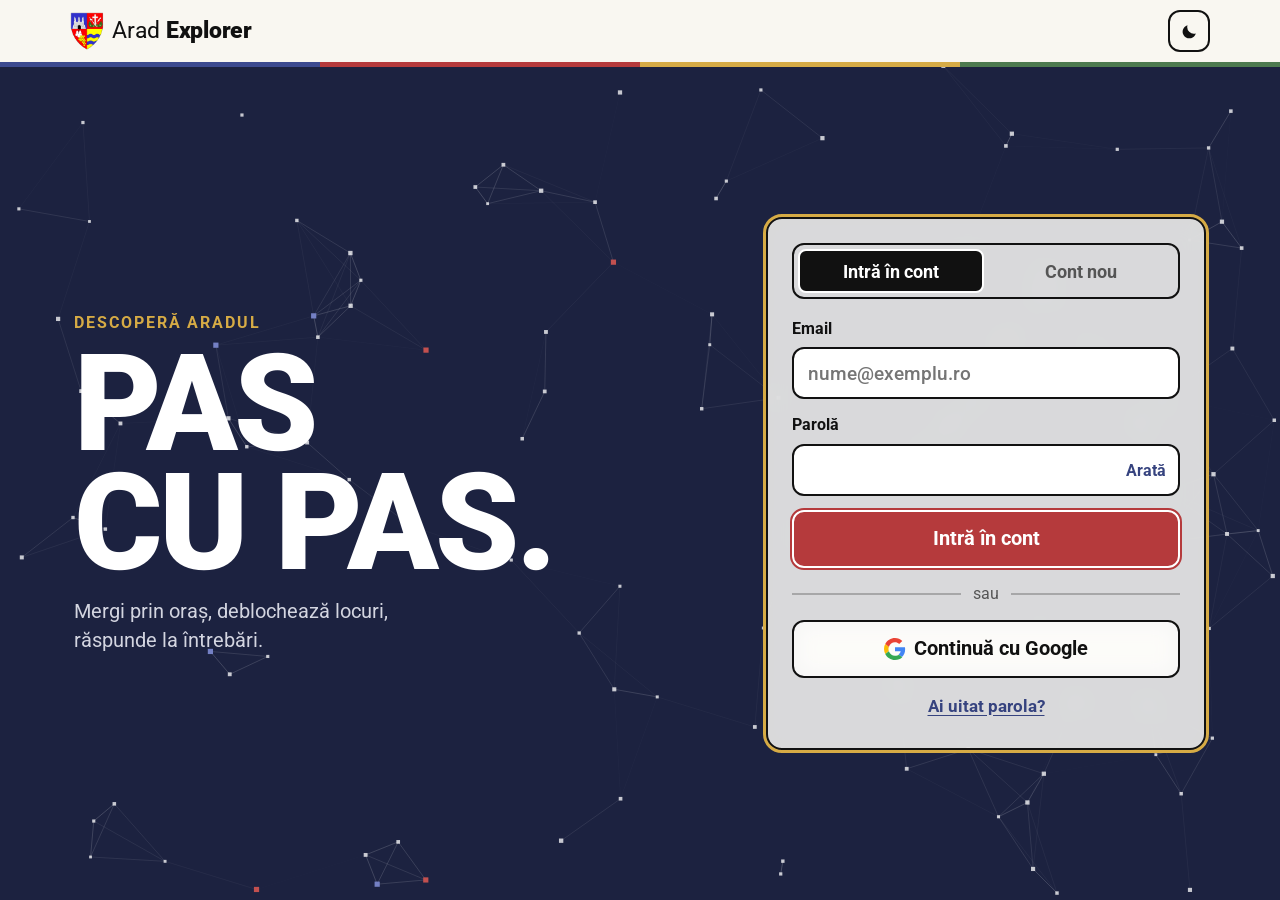
<file: index.html>
<!DOCTYPE html>
<html lang="ro">
<head>
<meta charset="utf-8">
<meta name="viewport" content="width=device-width, initial-scale=1, viewport-fit=cover">
<title>Arad Explorer — descoperă Aradul pas cu pas</title>
<meta name="description" content="Un traseu pietonal prin centrul Aradului, cu povești și întrebări la fiecare oprire.">
<meta name="theme-color" content="#1c2240">
<link rel="icon" type="image/png" href="assets/brand/favicon.png">
<link rel="preconnect" href="https://fonts.googleapis.com">
<link rel="preconnect" href="https://fonts.gstatic.com" crossorigin>
<link rel="stylesheet" href="https://fonts.googleapis.com/css2?family=Roboto:wght@400;500;700;900&family=Roboto+Mono:wght@500&display=swap">
<!-- Map library (kept locally in vendor/ so the app does not depend on a CDN) -->
<link rel="stylesheet" href="vendor/leaflet/leaflet.css">
<link rel="stylesheet" href="css/styles.css">
<link rel="stylesheet" href="css/game.css">
<link rel="stylesheet" href="css/guides.css">
<script>
  // Apply the saved theme before the page paints (no light flash in dark mode).
  try { var t = localStorage.getItem('arad-explorer:theme'); if (t === 'dark' || t === 'light') document.documentElement.dataset.theme = t; } catch (e) {}
</script>
</head>
<body>

<!-- ============ ANTET ============ -->
<header class="site-header">
  <div class="hdr-in">
    <a class="brand" href="./" aria-label="Arad Explorer, pagina principală">
      <img src="assets/brand/stema-arad.png" alt="" width="34" height="39">
      <span>Arad <b>Explorer</b></span>
    </a>
    <div class="hdr-tools">
      <div class="hdr-right" id="hdrRight" hidden>
        <button class="nav-link" id="leaderboardBtn" data-act="leaderboard">Clasament</button>
        <div class="account" id="account">
          <button class="pill" id="accountBtn" data-act="menu" aria-haspopup="true" aria-expanded="false">
            <span class="pill-dot" aria-hidden="true"></span><span id="userName"></span>
          </button>
          <div class="menu" id="accountMenu" role="menu" hidden>
            <button role="menuitem" data-act="home">Acasă</button>
            <button role="menuitem" data-act="routes">Schimbă traseul</button>
            <button role="menuitem" data-act="tour">Cum se joacă</button>
            <button role="menuitem" data-act="resetprog">Ia traseul de la capăt</button>
            <button role="menuitem" data-act="signout">Deconectează-te</button>
          </div>
        </div>
      </div>
      <button class="icon-btn" id="themeBtn" data-act="theme" aria-label="Activează modul întunecat" title="Mod întunecat">
        <svg class="i-moon" viewBox="0 0 24 24" aria-hidden="true"><path d="M20 14.5A8.5 8.5 0 0 1 9.5 4a8.5 8.5 0 1 0 10.5 10.5z"/></svg>
        <svg class="i-sun" viewBox="0 0 24 24" aria-hidden="true"><circle cx="12" cy="12" r="4.2"/><path d="M12 2.5v2.2M12 19.3v2.2M2.5 12h2.2M19.3 12h2.2M5.3 5.3l1.6 1.6M17.1 17.1l1.6 1.6M5.3 18.7l1.6-1.6M17.1 6.9l1.6-1.6"/></svg>
      </button>
    </div>
  </div>
  <!-- coat-of-arms stripe -->
  <div class="arms-stripe" aria-hidden="true"><i></i><i></i><i></i><i></i></div>
</header>

<!-- ============ ÎNCĂRCARE / EROARE ============ -->
<section id="loading" class="screen center-screen">
  <p class="muted">Se încarcă traseul…</p>
</section>

<section id="fatal" class="screen center-screen" hidden>
  <div class="card narrow">
    <h2>Aplicația nu a putut porni</h2>
    <p id="fatalMsg"></p>
  </div>
</section>

<!-- ============ PAGINA DE START ============ -->
<section id="welcome" class="screen" hidden>
  <div class="hero">
    <!-- js/sky.js draws drifting "constellations" here -->
    <canvas class="sky" id="sky" aria-hidden="true"></canvas>
    <div class="hero-in">
      <div class="hero-copy">
        <p class="hero-pre">Descoperă Aradul</p>
        <h1 class="hero-title">pas<br>cu pas.</h1>
        <p class="hero-sub">Mergi prin oraș, deblochează locuri, răspunde la întrebări.</p>
      </div>
      <div class="auth-card" id="authCard">
        <div class="auth-tabs" role="tablist" id="authTabs">
          <button type="button" role="tab" data-act="authmode" data-mode="login" id="tabLogin">Intră în cont</button>
          <button type="button" role="tab" data-act="authmode" data-mode="signup" id="tabSignup">Cont nou</button>
        </div>
        <h2 class="auth-title" id="authTitle" hidden></h2>
        <p class="auth-lead" id="authLead" hidden></p>
        <form id="authForm" novalidate>
          <label class="field" id="fName">
            <span>Nume afișat</span>
            <input id="authName" type="text" autocomplete="nickname" maxlength="24" placeholder="Cum să-ți spunem?">
          </label>
          <label class="field" id="fEmail">
            <span>Email</span>
            <input id="authEmail" type="email" autocomplete="email" inputmode="email" placeholder="nume@exemplu.ro">
          </label>
          <label class="field" id="fPass">
            <span id="passLabel">Parolă</span>
            <span class="pass-wrap">
              <input id="authPass" type="password" autocomplete="current-password">
              <button type="button" class="peek" data-act="peek" aria-label="Arată parola">Arată</button>
            </span>
          </label>
          <div class="err" id="authErr" role="alert"></div>
          <div class="okmsg" id="authOk" role="status" hidden></div>
          <button class="btn primary lg block" type="submit" id="authSubmit">Intră în cont</button>
        </form>
        <div class="auth-alt" id="authAlt">
          <p class="or"><span>sau</span></p>
          <button type="button" class="btn lg block google-btn" data-act="google" id="googleBtn">
            <svg viewBox="0 0 48 48" aria-hidden="true"><path fill="#EA4335" d="M24 9.5c3.5 0 6.6 1.2 9.1 3.6l6.8-6.8C35.8 2.4 30.3 0 24 0 14.6 0 6.6 5.4 2.7 13.3l7.9 6.1C12.5 13.6 17.8 9.5 24 9.5z"/><path fill="#4285F4" d="M46.1 24.5c0-1.6-.1-3.1-.4-4.5H24v9h12.4c-.5 2.9-2.2 5.3-4.6 6.9l7.4 5.8c4.3-4 6.9-9.9 6.9-17.2z"/><path fill="#FBBC05" d="M10.5 28.6c-.5-1.4-.8-3-.8-4.6s.3-3.2.8-4.6l-7.9-6.1C1 16.6 0 20.2 0 24s1 7.4 2.7 10.7l7.8-6.1z"/><path fill="#34A853" d="M24 48c6.5 0 11.9-2.1 15.9-5.8l-7.4-5.8c-2.1 1.4-4.8 2.3-8.5 2.3-6.2 0-11.5-4.2-13.4-9.9l-7.9 6.1C6.6 42.6 14.6 48 24 48z"/></svg>
            <span id="googleLabel">Continuă cu Google</span>
          </button>
        </div>
        <div class="auth-links">
          <button type="button" class="linkbtn" data-act="authmode" data-mode="forgot" id="forgotLink">Ai uitat parola?</button>
          <button type="button" class="linkbtn" data-act="authmode" data-mode="login" id="backLink" hidden>← Înapoi la intrare</button>
        </div>
      </div>

    </div>
  </div>
</section>

<!-- ============ PANOU (după autentificare) ============ -->
<section id="dashboard" class="screen" hidden>
  <div class="dash-wrap">
    <div class="dash-head">
      <h1 id="dashHello">Salut!</h1>
      <p class="dash-line" id="dashStats"><span><b id="dashScore">–</b> puncte</span><span><b id="dashFB">–</b> first blood</span><span>locul <b id="dashRank">–</b></span></p>
    </div>
    <div class="dash-cards">
      <button class="dash-card c-map" data-act="openmap">
        <span class="dash-art" aria-hidden="true">
          <svg viewBox="0 0 120 120"><path class="dm-road" d="M10 98 C 40 92, 34 62, 60 58 S 98 30, 110 18"/><circle class="dm-dot" cx="10" cy="98" r="6"/><g class="dm-pin"><path d="M88 14c-11 0-19 8-19 18 0 14 19 32 19 32s19-18 19-32c0-10-8-18-19-18z"/><circle cx="88" cy="32" r="7"/></g></svg>
        </span>
        <span class="dash-title">Vizionare<br>pe viu</span>
        <span class="dash-desc">Harta cu GPS. Mergi la locuri și deblochează-le.</span>
        <span class="dash-go" id="dashMapGo">Pornește →</span>
      </button>
      <button class="dash-card c-game" data-act="minigame">
        <span class="dash-art" aria-hidden="true">
          <svg viewBox="0 0 120 120"><rect class="dg-pad" x="14" y="38" width="92" height="50"/><path class="dg-cross" d="M36 52v22M25 63h22"/><rect class="dg-a" x="74" y="54" width="9" height="9"/><rect class="dg-b" x="86" y="64" width="9" height="9"/></svg>
        </span>
        <span class="dash-title">Joc<br>interactiv</span>
        <span class="dash-desc">Aradul Pixelat: plimbă-te prin oraș și câștigă insigne.</span>
        <span class="dash-go">Joacă →</span>
      </button>
    </div>
  </div>
</section>

<!-- ============ CLASAMENT ============ -->
<section id="leaderboard" class="screen" hidden>
  <div class="lb-wrap">
    <div class="lb-head">
      <div>
        <h1>Clasament</h1>
        <p class="muted"><b>First blood</b>: toate răspunsurile de la un loc corecte din prima încercare. Locul acela îți aduce puncte duble.</p>
      </div>
      <div class="seg" role="group" aria-label="Ordonează după">
        <button data-act="lbsort" data-sort="score" class="on" aria-pressed="true">Scor</button>
        <button data-act="lbsort" data-sort="fb" aria-pressed="false">First blood</button>
      </div>
    </div>
    <div class="lb-box" id="lbBody"><p class="muted lb-loading">Se încarcă clasamentul…</p></div>
    <div class="lb-actions">
      <button class="btn" data-act="back">← Înapoi</button>
      <button class="btn" data-act="lbrefresh">Reîmprospătează</button>
    </div>
  </div>
</section>

<!-- ============ ALEGEREA TRASEULUI ============ -->
<section id="routeSelect" class="screen" hidden>
  <div class="rs-wrap">
    <div class="rs-head">
      <h1>Alege un traseu</h1>
      <p class="muted">Poți schimba traseul oricând din meniul contului. Misiunile secundare apar pe hartă când treci pe lângă ele.</p>
    </div>
    <ul class="rs-list" id="routeChoices"></ul>
    <button class="btn" data-act="backtomap" id="rsBack" hidden>← Înapoi la hartă</button>
  </div>
</section>

<!-- ============ APLICAȚIA ============ -->
<main id="app" class="screen" hidden>
  <div class="band">
    <div class="band-in">
      <div class="band-copy">
        <p class="band-pre" id="progTitle"></p>
        <p class="band-text" id="progText"></p>
      </div>
      <div class="pdots" id="progDots" aria-hidden="true"></div>
    </div>
  </div>

  <div class="wrap app-wrap">
    <div class="mapbox">
      <div id="map" aria-label="Harta Aradului"></div>
      <div class="gps-chip" id="gpsChip">
        <span class="dot" id="gpsDot"></span>
        <span id="gpsTitle">Se caută locația…</span>
        <button class="chip-btn" data-act="enable" id="gpsBtn" hidden>Activează</button>
      </div>
      <div class="ctrls">
        <button data-act="zin" aria-label="Mărește">+</button>
        <button data-act="zout" aria-label="Micșorează">−</button>
        <button data-act="fit" aria-label="Arată următoarea oprire" title="Arată următoarea oprire">⤢</button>
        <button data-act="locate" aria-label="Centrează pe poziția mea" title="Unde sunt?">◎</button>
      </div>
      <div class="mapmsg" id="mapMsg" hidden></div>
    </div>
    <p class="gps-help" id="gpsHelp" hidden></p>

    <!-- On phones this card floats over the bottom of the map; tap it to see all directions -->
    <section class="card next-card" id="routeCard" aria-live="polite">
      <button class="nc-toggle" data-act="toggleroute" aria-label="Arată sau ascunde indicațiile"></button>
      <p class="kicker">Următoarea oprire</p>
      <div id="routeEmpty" class="muted"></div>
      <div id="routeBody" hidden>
        <h2 id="rTitle"></h2>
        <div class="big" id="rSummary"></div>
        <div class="next" id="rNext"></div>
        <details class="steps-wrap" id="stepsWrap">
          <summary>Toate indicațiile</summary>
          <ol class="steps" id="rSteps"></ol>
          <p class="note" id="rNote"></p>
        </details>
        <button class="btn sm" data-act="follow" id="followBtn" hidden>Înapoi la traseu</button>
      </div>
    </section>

    <!-- Panels: normal sections on desktop, pop-up sheets on phones -->
    <section class="panel" id="panelStops" aria-labelledby="stopsTitle">
      <div class="panel-head">
        <h2 class="list-title" id="stopsTitle">Traseul tău</h2>
        <button class="x panel-x" data-act="panel" data-panel="" aria-label="Închide">✕</button>
      </div>
      <ul class="places" id="placeList"></ul>
    </section>

    <section class="panel sidequests-section" id="panelQuests" aria-labelledby="questsTitle">
      <div class="panel-head">
        <h2 class="list-title" id="questsTitle">Misiuni secundare</h2>
        <button class="x panel-x" data-act="panel" data-panel="" aria-label="Închide">✕</button>
      </div>
      <p class="muted sidequests-lead" id="sideQuestLead"></p>
      <ul class="places" id="sideQuestList"></ul>
    </section>

    <!-- Developer tools (English on purpose), collapsed at the bottom of the page -->
    <section class="panel panel-adv" id="panelAdv">
      <div class="panel-head m-only">
        <h2 class="list-title">Advanced</h2>
        <button class="x panel-x" data-act="panel" data-panel="" aria-label="Close">✕</button>
      </div>
      <details class="advanced" id="devTools">
        <summary>ADVANCED</summary>
        <div class="adv-body">
          <div>
            <label for="radius"><strong>Interaction radius</strong></label>
            <div class="sliderrow">
              <input type="range" id="radius" min="10" max="300" step="2" value="72">
              <span class="val" id="radiusVal">72 m</span>
              <button class="btn sm" data-act="rreset">Reset</button>
            </div>
            <div class="note">Default 72 m. Stops and side quests are revealed and unlocked at or below this distance.</div>
          </div>
          <div>
            <label class="row"><input type="checkbox" id="sim"> <strong>Simulate my position</strong></label>
            <div class="note">When on, real GPS is ignored. Tap the map to place yourself, or jump to a stop:</div>
            <div class="row" style="margin-top:8px" id="tpBtns"></div>
            <div class="note" id="gpsSub"></div>
          </div>
        </div>
      </details>
    </section>
  </div>

  <!-- Phone dock (hidden on desktop) -->
  <nav class="m-dock" aria-label="Meniu hartă">
    <button data-act="panel" data-panel="stops" id="dockStops">
      <svg viewBox="0 0 24 24" aria-hidden="true"><path d="M5 6h14M5 12h14M5 18h9"/></svg><span>Opriri</span>
    </button>
    <button data-act="panel" data-panel="quests" id="dockQuests">
      <svg viewBox="0 0 24 24" aria-hidden="true"><path d="M12 3.5l2.6 5.3 5.8.8-4.2 4.1 1 5.8L12 16.8l-5.2 2.7 1-5.8-4.2-4.1 5.8-.8z"/></svg><span>Misiuni</span><b class="badge" id="questBadge" hidden></b>
    </button>
    <button data-act="panel" data-panel="adv" id="dockAdv">
      <svg viewBox="0 0 24 24" aria-hidden="true"><path d="M4 7h10M18 7h2M4 17h4M12 17h8"/><circle cx="16" cy="7" r="2"/><circle cx="10" cy="17" r="2"/></svg><span>Avansat</span>
    </button>
  </nav>
  <div class="m-backdrop" data-act="panel" data-panel=""></div>
</main>

<!-- ============ JOC INTERACTIV: Aradul Pixelat (js/game/) ============ -->
<section id="minigame" class="screen" hidden>
  <div class="wrap">
    <div><button class="btn sm" data-act="home">← Înapoi la panou</button></div>
    <!-- js/minigame.js mounts the game into this element -->
    <div id="minigameRoot"><p class="muted">Se încarcă jocul…</p></div>
  </div>
</section>

<footer class="site-footer">
  <div class="foot-in">
    <span>Arad Explorer · Hack4Arad</span>
    <span>Hartă © OpenStreetMap, CARTO · Rute FOSSGIS/OSRM · Foto Wikimedia Commons</span>
  </div>
</footer>

<!-- Shown once when the last stop of a route is finished -->
<div id="celebrate" class="celebrate" hidden role="dialog" aria-modal="true" aria-labelledby="celTitle">
  <div class="cel-card">
    <img class="cel-crest" src="assets/brand/stema-arad.png" alt="" width="64" height="73">
    <p class="kicker">Traseu complet</p>
    <h2 id="celTitle">Felicitări!</h2>
    <p class="cel-text" id="celText"></p>
    <div class="cel-stats">
      <div><b id="celStops"></b><span>opriri vizitate</span></div>
      <div><b id="celScore"></b><span>răspunsuri corecte</span></div>
    </div>
    <div class="cel-actions">
      <button class="btn primary lg block" data-act="celnew">Începe un traseu nou</button>
      <button class="btn block" data-act="celclose">Rămân pe hartă</button>
    </div>
  </div>
</div>

<div id="sheet" hidden><div class="sheet-in" id="sheetBody" role="dialog" aria-modal="true"></div></div>
<!-- First-visit walkthrough for the map (js/tour.js) -->
<div id="tour" class="tour" hidden>
  <div class="tour-hole" id="tourHole"></div>
  <div class="tour-card" id="tourCard" role="dialog" aria-modal="true" aria-labelledby="tourTitle">
    <p class="tour-step" id="tourStep"></p>
    <h2 id="tourTitle"></h2>
    <div class="tour-body" id="tourBody"></div>
    <div class="tour-actions">
      <button class="btn" data-act="tourskip" id="tourSkip">Sari peste</button>
      <button class="btn primary" data-act="tournext" id="tourNext">Mai departe</button>
    </div>
  </div>
</div>
<div id="toast" hidden role="status"></div>

<script src="vendor/leaflet/leaflet.js"></script>
<script type="module" src="js/app.js"></script>
</body>
</html>
</file>
<file: vendor/leaflet/leaflet.css>
/* required styles */

.leaflet-pane,
.leaflet-tile,
.leaflet-marker-icon,
.leaflet-marker-shadow,
.leaflet-tile-container,
.leaflet-pane > svg,
.leaflet-pane > canvas,
.leaflet-zoom-box,
.leaflet-image-layer,
.leaflet-layer {
	position: absolute;
	left: 0;
	top: 0;
	}
.leaflet-container {
	overflow: hidden;
	}
.leaflet-tile,
.leaflet-marker-icon,
.leaflet-marker-shadow {
	-webkit-user-select: none;
	   -moz-user-select: none;
	        user-select: none;
	  -webkit-user-drag: none;
	}
/* Prevents IE11 from highlighting tiles in blue */
.leaflet-tile::selection {
	background: transparent;
}
/* Safari renders non-retina tile on retina better with this, but Chrome is worse */
.leaflet-safari .leaflet-tile {
	image-rendering: -webkit-optimize-contrast;
	}
/* hack that prevents hw layers "stretching" when loading new tiles */
.leaflet-safari .leaflet-tile-container {
	width: 1600px;
	height: 1600px;
	-webkit-transform-origin: 0 0;
	}
.leaflet-marker-icon,
.leaflet-marker-shadow {
	display: block;
	}
/* .leaflet-container svg: reset svg max-width decleration shipped in Joomla! (joomla.org) 3.x */
/* .leaflet-container img: map is broken in FF if you have max-width: 100% on tiles */
.leaflet-container .leaflet-overlay-pane svg {
	max-width: none !important;
	max-height: none !important;
	}
.leaflet-container .leaflet-marker-pane img,
.leaflet-container .leaflet-shadow-pane img,
.leaflet-container .leaflet-tile-pane img,
.leaflet-container img.leaflet-image-layer,
.leaflet-container .leaflet-tile {
	max-width: none !important;
	max-height: none !important;
	width: auto;
	padding: 0;
	}

.leaflet-container img.leaflet-tile {
	/* See: https://bugs.chromium.org/p/chromium/issues/detail?id=600120 */
	mix-blend-mode: plus-lighter;
}

.leaflet-container.leaflet-touch-zoom {
	-ms-touch-action: pan-x pan-y;
	touch-action: pan-x pan-y;
	}
.leaflet-container.leaflet-touch-drag {
	-ms-touch-action: pinch-zoom;
	/* Fallback for FF which doesn't support pinch-zoom */
	touch-action: none;
	touch-action: pinch-zoom;
}
.leaflet-container.leaflet-touch-drag.leaflet-touch-zoom {
	-ms-touch-action: none;
	touch-action: none;
}
.leaflet-container {
	-webkit-tap-highlight-color: transparent;
}
.leaflet-container a {
	-webkit-tap-highlight-color: rgba(51, 181, 229, 0.4);
}
.leaflet-tile {
	filter: inherit;
	visibility: hidden;
	}
.leaflet-tile-loaded {
	visibility: inherit;
	}
.leaflet-zoom-box {
	width: 0;
	height: 0;
	-moz-box-sizing: border-box;
	     box-sizing: border-box;
	z-index: 800;
	}
/* workaround for https://bugzilla.mozilla.org/show_bug.cgi?id=888319 */
.leaflet-overlay-pane svg {
	-moz-user-select: none;
	}

.leaflet-pane         { z-index: 400; }

.leaflet-tile-pane    { z-index: 200; }
.leaflet-overlay-pane { z-index: 400; }
.leaflet-shadow-pane  { z-index: 500; }
.leaflet-marker-pane  { z-index: 600; }
.leaflet-tooltip-pane   { z-index: 650; }
.leaflet-popup-pane   { z-index: 700; }

.leaflet-map-pane canvas { z-index: 100; }
.leaflet-map-pane svg    { z-index: 200; }

.leaflet-vml-shape {
	width: 1px;
	height: 1px;
	}
.lvml {
	behavior: url(#default#VML);
	display: inline-block;
	position: absolute;
	}


/* control positioning */

.leaflet-control {
	position: relative;
	z-index: 800;
	pointer-events: visiblePainted; /* IE 9-10 doesn't have auto */
	pointer-events: auto;
	}
.leaflet-top,
.leaflet-bottom {
	position: absolute;
	z-index: 1000;
	pointer-events: none;
	}
.leaflet-top {
	top: 0;
	}
.leaflet-right {
	right: 0;
	}
.leaflet-bottom {
	bottom: 0;
	}
.leaflet-left {
	left: 0;
	}
.leaflet-control {
	float: left;
	clear: both;
	}
.leaflet-right .leaflet-control {
	float: right;
	}
.leaflet-top .leaflet-control {
	margin-top: 10px;
	}
.leaflet-bottom .leaflet-control {
	margin-bottom: 10px;
	}
.leaflet-left .leaflet-control {
	margin-left: 10px;
	}
.leaflet-right .leaflet-control {
	margin-right: 10px;
	}


/* zoom and fade animations */

.leaflet-fade-anim .leaflet-popup {
	opacity: 0;
	-webkit-transition: opacity 0.2s linear;
	   -moz-transition: opacity 0.2s linear;
	        transition: opacity 0.2s linear;
	}
.leaflet-fade-anim .leaflet-map-pane .leaflet-popup {
	opacity: 1;
	}
.leaflet-zoom-animated {
	-webkit-transform-origin: 0 0;
	    -ms-transform-origin: 0 0;
	        transform-origin: 0 0;
	}
svg.leaflet-zoom-animated {
	will-change: transform;
}

.leaflet-zoom-anim .leaflet-zoom-animated {
	-webkit-transition: -webkit-transform 0.25s cubic-bezier(0,0,0.25,1);
	   -moz-transition:    -moz-transform 0.25s cubic-bezier(0,0,0.25,1);
	        transition:         transform 0.25s cubic-bezier(0,0,0.25,1);
	}
.leaflet-zoom-anim .leaflet-tile,
.leaflet-pan-anim .leaflet-tile {
	-webkit-transition: none;
	   -moz-transition: none;
	        transition: none;
	}

.leaflet-zoom-anim .leaflet-zoom-hide {
	visibility: hidden;
	}


/* cursors */

.leaflet-interactive {
	cursor: pointer;
	}
.leaflet-grab {
	cursor: -webkit-grab;
	cursor:    -moz-grab;
	cursor:         grab;
	}
.leaflet-crosshair,
.leaflet-crosshair .leaflet-interactive {
	cursor: crosshair;
	}
.leaflet-popup-pane,
.leaflet-control {
	cursor: auto;
	}
.leaflet-dragging .leaflet-grab,
.leaflet-dragging .leaflet-grab .leaflet-interactive,
.leaflet-dragging .leaflet-marker-draggable {
	cursor: move;
	cursor: -webkit-grabbing;
	cursor:    -moz-grabbing;
	cursor:         grabbing;
	}

/* marker & overlays interactivity */
.leaflet-marker-icon,
.leaflet-marker-shadow,
.leaflet-image-layer,
.leaflet-pane > svg path,
.leaflet-tile-container {
	pointer-events: none;
	}

.leaflet-marker-icon.leaflet-interactive,
.leaflet-image-layer.leaflet-interactive,
.leaflet-pane > svg path.leaflet-interactive,
svg.leaflet-image-layer.leaflet-interactive path {
	pointer-events: visiblePainted; /* IE 9-10 doesn't have auto */
	pointer-events: auto;
	}

/* visual tweaks */

.leaflet-container {
	background: #ddd;
	outline-offset: 1px;
	}
.leaflet-container a {
	color: #0078A8;
	}
.leaflet-zoom-box {
	border: 2px dotted #38f;
	background: rgba(255,255,255,0.5);
	}


/* general typography */
.leaflet-container {
	font-family: "Helvetica Neue", Arial, Helvetica, sans-serif;
	font-size: 12px;
	font-size: 0.75rem;
	line-height: 1.5;
	}


/* general toolbar styles */

.leaflet-bar {
	box-shadow: 0 1px 5px rgba(0,0,0,0.65);
	border-radius: 4px;
	}
.leaflet-bar a {
	background-color: #fff;
	border-bottom: 1px solid #ccc;
	width: 26px;
	height: 26px;
	line-height: 26px;
	display: block;
	text-align: center;
	text-decoration: none;
	color: black;
	}
.leaflet-bar a,
.leaflet-control-layers-toggle {
	background-position: 50% 50%;
	background-repeat: no-repeat;
	display: block;
	}
.leaflet-bar a:hover,
.leaflet-bar a:focus {
	background-color: #f4f4f4;
	}
.leaflet-bar a:first-child {
	border-top-left-radius: 4px;
	border-top-right-radius: 4px;
	}
.leaflet-bar a:last-child {
	border-bottom-left-radius: 4px;
	border-bottom-right-radius: 4px;
	border-bottom: none;
	}
.leaflet-bar a.leaflet-disabled {
	cursor: default;
	background-color: #f4f4f4;
	color: #bbb;
	}

.leaflet-touch .leaflet-bar a {
	width: 30px;
	height: 30px;
	line-height: 30px;
	}
.leaflet-touch .leaflet-bar a:first-child {
	border-top-left-radius: 2px;
	border-top-right-radius: 2px;
	}
.leaflet-touch .leaflet-bar a:last-child {
	border-bottom-left-radius: 2px;
	border-bottom-right-radius: 2px;
	}

/* zoom control */

.leaflet-control-zoom-in,
.leaflet-control-zoom-out {
	font: bold 18px 'Lucida Console', Monaco, monospace;
	text-indent: 1px;
	}

.leaflet-touch .leaflet-control-zoom-in, .leaflet-touch .leaflet-control-zoom-out  {
	font-size: 22px;
	}


/* layers control */

.leaflet-control-layers {
	box-shadow: 0 1px 5px rgba(0,0,0,0.4);
	background: #fff;
	border-radius: 5px;
	}
.leaflet-control-layers-toggle {
	background-image: url(images/layers.png);
	width: 36px;
	height: 36px;
	}
.leaflet-retina .leaflet-control-layers-toggle {
	background-image: url(images/layers-2x.png);
	background-size: 26px 26px;
	}
.leaflet-touch .leaflet-control-layers-toggle {
	width: 44px;
	height: 44px;
	}
.leaflet-control-layers .leaflet-control-layers-list,
.leaflet-control-layers-expanded .leaflet-control-layers-toggle {
	display: none;
	}
.leaflet-control-layers-expanded .leaflet-control-layers-list {
	display: block;
	position: relative;
	}
.leaflet-control-layers-expanded {
	padding: 6px 10px 6px 6px;
	color: #333;
	background: #fff;
	}
.leaflet-control-layers-scrollbar {
	overflow-y: scroll;
	overflow-x: hidden;
	padding-right: 5px;
	}
.leaflet-control-layers-selector {
	margin-top: 2px;
	position: relative;
	top: 1px;
	}
.leaflet-control-layers label {
	display: block;
	font-size: 13px;
	font-size: 1.08333em;
	}
.leaflet-control-layers-separator {
	height: 0;
	border-top: 1px solid #ddd;
	margin: 5px -10px 5px -6px;
	}

/* Default icon URLs */
.leaflet-default-icon-path { /* used only in path-guessing heuristic, see L.Icon.Default */
	background-image: url(images/marker-icon.png);
	}


/* attribution and scale controls */

.leaflet-container .leaflet-control-attribution {
	background: #fff;
	background: rgba(255, 255, 255, 0.8);
	margin: 0;
	}
.leaflet-control-attribution,
.leaflet-control-scale-line {
	padding: 0 5px;
	color: #333;
	line-height: 1.4;
	}
.leaflet-control-attribution a {
	text-decoration: none;
	}
.leaflet-control-attribution a:hover,
.leaflet-control-attribution a:focus {
	text-decoration: underline;
	}
.leaflet-attribution-flag {
	display: inline !important;
	vertical-align: baseline !important;
	width: 1em;
	height: 0.6669em;
	}
.leaflet-left .leaflet-control-scale {
	margin-left: 5px;
	}
.leaflet-bottom .leaflet-control-scale {
	margin-bottom: 5px;
	}
.leaflet-control-scale-line {
	border: 2px solid #777;
	border-top: none;
	line-height: 1.1;
	padding: 2px 5px 1px;
	white-space: nowrap;
	-moz-box-sizing: border-box;
	     box-sizing: border-box;
	background: rgba(255, 255, 255, 0.8);
	text-shadow: 1px 1px #fff;
	}
.leaflet-control-scale-line:not(:first-child) {
	border-top: 2px solid #777;
	border-bottom: none;
	margin-top: -2px;
	}
.leaflet-control-scale-line:not(:first-child):not(:last-child) {
	border-bottom: 2px solid #777;
	}

.leaflet-touch .leaflet-control-attribution,
.leaflet-touch .leaflet-control-layers,
.leaflet-touch .leaflet-bar {
	box-shadow: none;
	}
.leaflet-touch .leaflet-control-layers,
.leaflet-touch .leaflet-bar {
	border: 2px solid rgba(0,0,0,0.2);
	background-clip: padding-box;
	}


/* popup */

.leaflet-popup {
	position: absolute;
	text-align: center;
	margin-bottom: 20px;
	}
.leaflet-popup-content-wrapper {
	padding: 1px;
	text-align: left;
	border-radius: 12px;
	}
.leaflet-popup-content {
	margin: 13px 24px 13px 20px;
	line-height: 1.3;
	font-size: 13px;
	font-size: 1.08333em;
	min-height: 1px;
	}
.leaflet-popup-content p {
	margin: 17px 0;
	margin: 1.3em 0;
	}
.leaflet-popup-tip-container {
	width: 40px;
	height: 20px;
	position: absolute;
	left: 50%;
	margin-top: -1px;
	margin-left: -20px;
	overflow: hidden;
	pointer-events: none;
	}
.leaflet-popup-tip {
	width: 17px;
	height: 17px;
	padding: 1px;

	margin: -10px auto 0;
	pointer-events: auto;

	-webkit-transform: rotate(45deg);
	   -moz-transform: rotate(45deg);
	    -ms-transform: rotate(45deg);
	        transform: rotate(45deg);
	}
.leaflet-popup-content-wrapper,
.leaflet-popup-tip {
	background: white;
	color: #333;
	box-shadow: 0 3px 14px rgba(0,0,0,0.4);
	}
.leaflet-container a.leaflet-popup-close-button {
	position: absolute;
	top: 0;
	right: 0;
	border: none;
	text-align: center;
	width: 24px;
	height: 24px;
	font: 16px/24px Tahoma, Verdana, sans-serif;
	color: #757575;
	text-decoration: none;
	background: transparent;
	}
.leaflet-container a.leaflet-popup-close-button:hover,
.leaflet-container a.leaflet-popup-close-button:focus {
	color: #585858;
	}
.leaflet-popup-scrolled {
	overflow: auto;
	}

.leaflet-oldie .leaflet-popup-content-wrapper {
	-ms-zoom: 1;
	}
.leaflet-oldie .leaflet-popup-tip {
	width: 24px;
	margin: 0 auto;

	-ms-filter: "progid:DXImageTransform.Microsoft.Matrix(M11=0.70710678, M12=0.70710678, M21=-0.70710678, M22=0.70710678)";
	filter: progid:DXImageTransform.Microsoft.Matrix(M11=0.70710678, M12=0.70710678, M21=-0.70710678, M22=0.70710678);
	}

.leaflet-oldie .leaflet-control-zoom,
.leaflet-oldie .leaflet-control-layers,
.leaflet-oldie .leaflet-popup-content-wrapper,
.leaflet-oldie .leaflet-popup-tip {
	border: 1px solid #999;
	}


/* div icon */

.leaflet-div-icon {
	background: #fff;
	border: 1px solid #666;
	}


/* Tooltip */
/* Base styles for the element that has a tooltip */
.leaflet-tooltip {
	position: absolute;
	padding: 6px;
	background-color: #fff;
	border: 1px solid #fff;
	border-radius: 3px;
	color: #222;
	white-space: nowrap;
	-webkit-user-select: none;
	-moz-user-select: none;
	-ms-user-select: none;
	user-select: none;
	pointer-events: none;
	box-shadow: 0 1px 3px rgba(0,0,0,0.4);
	}
.leaflet-tooltip.leaflet-interactive {
	cursor: pointer;
	pointer-events: auto;
	}
.leaflet-tooltip-top:before,
.leaflet-tooltip-bottom:before,
.leaflet-tooltip-left:before,
.leaflet-tooltip-right:before {
	position: absolute;
	pointer-events: none;
	border: 6px solid transparent;
	background: transparent;
	content: "";
	}

/* Directions */

.leaflet-tooltip-bottom {
	margin-top: 6px;
}
.leaflet-tooltip-top {
	margin-top: -6px;
}
.leaflet-tooltip-bottom:before,
.leaflet-tooltip-top:before {
	left: 50%;
	margin-left: -6px;
	}
.leaflet-tooltip-top:before {
	bottom: 0;
	margin-bottom: -12px;
	border-top-color: #fff;
	}
.leaflet-tooltip-bottom:before {
	top: 0;
	margin-top: -12px;
	margin-left: -6px;
	border-bottom-color: #fff;
	}
.leaflet-tooltip-left {
	margin-left: -6px;
}
.leaflet-tooltip-right {
	margin-left: 6px;
}
.leaflet-tooltip-left:before,
.leaflet-tooltip-right:before {
	top: 50%;
	margin-top: -6px;
	}
.leaflet-tooltip-left:before {
	right: 0;
	margin-right: -12px;
	border-left-color: #fff;
	}
.leaflet-tooltip-right:before {
	left: 0;
	margin-left: -12px;
	border-right-color: #fff;
	}

/* Printing */

@media print {
	/* Prevent printers from removing background-images of controls. */
	.leaflet-control {
		-webkit-print-color-adjust: exact;
		print-color-adjust: exact;
		}
	}
</file>
<file: css/styles.css>
/* =====================================================================
   Arad Explorer — styles (mobile first)

   The base rules are the phone layout. The single block at the bottom,
   "DESKTOP", extends it for wide screens: the map keeps filling the screen
   and the pop-up panels become a fixed sidebar. That query is the exact
   opposite of MOBILE_MQ in js/app.js; change both together.

   Look: Roboto, large type, rounded-square shapes, no shadows. Every edge
   is a border in the colour opposite to its fill (light surface -> dark
   border, coloured or dark fill -> white border with a ring in its own
   colour). Surfaces over the map and the login sky are see-through.
   Palette from the Arad coat of arms: blue, red, gold, green.
   ===================================================================== */
:root {
  color-scheme: light;
  /* muted versions of the coat-of-arms colours */
  --blue: #3c4a8f;  --blue-soft: #e6e8f2; --blue-text: #36437f; --blue-deep: #2c376c;
  --red: #b53a3c;   --red-hover: #9a3032; --red-soft: #f5e3e2; --red-text: #9a3032;
  --gold: #d6ab45;  --gold-soft: #f6ecd2; --gold-text: #6b5320; --gold-ink: #4d3c17;
  --green: #4d7a4f; --green-soft: #e3ece2;

  --ink: #1c2240;          /* login sky, progress chip */
  --text: #111111;
  --on-text: #ffffff;      /* what sits on a var(--text) fill */
  --muted: #555555;
  --edge: #111111;         /* borders of light surfaces */
  --line: #ded9cf;         /* dividers inside a surface */
  --bg: #f4f1ea;           /* warm paper */
  --surface: #ffffff;
  --overlay: rgba(10, 10, 20, .55);
  --map-bg: #e6e3dc;
  --dot-idle: #9a968c;

  /* see-through surfaces */
  --glass: rgba(255, 255, 255, .7);
  --glass-strong: rgba(250, 248, 243, .86);
  --glass-ink: rgba(28, 34, 64, .76);
  --blur: saturate(160%) blur(12px);

  --bw: 2px;               /* border width */
  --r-sm: 8px;             /* chips, tags */
  --r: 12px;               /* buttons, inputs */
  --r-lg: 16px;            /* cards, windows */

  --hdr-h: 60px;           /* set from JS to the real header height */
  --dock-h: 70px;          /* phone bottom bar */
  --side: clamp(340px, 32vw, 440px);  /* desktop sidebar */
  --font: "Roboto", system-ui, -apple-system, "Segoe UI", Arial, sans-serif;
  --mono: "Roboto Mono", ui-monospace, Menlo, monospace;
}

/* ---------- dark mode: black, borders turn light ---------- */
:root[data-theme="dark"] {
  color-scheme: dark;
  --blue: #5d6bb3; --blue-soft: #1b1d29; --blue-text: #aeb6e0; --blue-deep: #4a5796;
  --red: #c2504f; --red-hover: #d06563; --red-soft: #2e1a1a; --red-text: #e59a97;
  --gold: #d6ab45; --gold-soft: #2a2414; --gold-text: #dcb85e; --gold-ink: #e6cc8a;
  --green: #66956a; --green-soft: #182419;
  --ink: #000000; --text: #f2f2f2; --on-text: #0a0a0a; --muted: #a8a8a8; --edge: #e6e6e6; --line: #2c2c2c;
  --bg: #0a0a0a; --surface: #161616; --overlay: rgba(0, 0, 0, .7); --map-bg: #121212; --dot-idle: #666666;
  --glass: rgba(20, 20, 20, .7); --glass-strong: rgba(12, 12, 12, .86); --glass-ink: rgba(0, 0, 0, .72);
}
@media (prefers-color-scheme: dark) {
  :root:not([data-theme="light"]) {
    color-scheme: dark;
    --blue: #5d6bb3; --blue-soft: #1b1d29; --blue-text: #aeb6e0; --blue-deep: #4a5796;
    --red: #c2504f; --red-hover: #d06563; --red-soft: #2e1a1a; --red-text: #e59a97;
    --gold: #d6ab45; --gold-soft: #2a2414; --gold-text: #dcb85e; --gold-ink: #e6cc8a;
    --green: #66956a; --green-soft: #182419;
    --ink: #000000; --text: #f2f2f2; --on-text: #0a0a0a; --muted: #a8a8a8; --edge: #e6e6e6; --line: #2c2c2c;
    --bg: #0a0a0a; --surface: #161616; --overlay: rgba(0, 0, 0, .7); --map-bg: #121212; --dot-idle: #666666;
    --glass: rgba(20, 20, 20, .7); --glass-strong: rgba(12, 12, 12, .86); --glass-ink: rgba(0, 0, 0, .72);
  }
}

/* ===================== BASE ===================== */
*, *::before, *::after { box-sizing: border-box; }
[hidden] { display: none !important; }
html { background: var(--bg); font-size: 17px; -webkit-tap-highlight-color: transparent; }
body {
  margin: 0; min-height: 100vh; min-height: 100dvh; display: flex; flex-direction: column;
  background: var(--bg); color: var(--text);
  font: 400 1rem/1.5 var(--font);
  -webkit-font-smoothing: antialiased; text-rendering: optimizeLegibility;
}
.screen { flex: 1; }
a { color: var(--blue-text); text-underline-offset: 3px; }
h1, h2, h3 { margin: 0; font-weight: 900; letter-spacing: -.01em; line-height: 1.1; }
h1 { font-size: clamp(2rem, 8vw, 3rem); }
h2 { font-size: 1.35rem; }
h3 { font-size: 1.1rem; }
p { margin: 0; }
b, strong { font-weight: 700; }
.muted { color: var(--muted); }
.note { font-size: .82rem; color: var(--muted); margin-top: 8px; }
.row { display: flex; gap: 10px; align-items: center; flex-wrap: wrap; }
.sr-only { position: absolute; width: 1px; height: 1px; overflow: hidden; clip: rect(0 0 0 0); white-space: nowrap; }
.kicker { font-size: .72rem; font-weight: 700; letter-spacing: .08em; text-transform: uppercase; color: var(--blue-text); margin-bottom: 6px; }
:focus-visible { outline: 3px solid var(--gold) !important; outline-offset: 2px !important; }
.glass { background: var(--glass); -webkit-backdrop-filter: var(--blur); backdrop-filter: var(--blur); }

/* Buttons: rounded squares. Neutral = see-through with a dark edge, and it
   flips to the opposite colours on hover. Coloured = white edge + ring. */
.btn {
  display: inline-flex; align-items: center; justify-content: center; gap: 8px; min-height: 50px;
  padding: 10px 20px; border: var(--bw) solid var(--edge); border-radius: var(--r);
  background: var(--glass); -webkit-backdrop-filter: var(--blur); backdrop-filter: var(--blur); color: var(--text);
  font: 700 1rem var(--font); cursor: pointer; text-decoration: none; touch-action: manipulation;
  transition: transform .08s, background .12s, color .12s, border-color .12s;
}
.btn:active { transform: scale(.97); }
.btn.primary { background: var(--red); color: #fff; border-color: #fff; outline: var(--bw) solid var(--red); }
.btn.lg { min-height: 58px; padding: 14px 26px; font-size: 1.1rem; }
.btn.sm { min-height: 42px; padding: 6px 14px; font-size: .9rem; }
.btn.block { width: 100%; }
.btn.busy { opacity: .7; pointer-events: none; }
.btn:disabled { opacity: .4; cursor: not-allowed; transform: none; }
@media (hover: hover) {
  .btn:not(:disabled):hover { background: var(--text); color: var(--on-text); border-color: var(--on-text); outline: var(--bw) solid var(--text); }
  .btn.primary:not(:disabled):hover { background: var(--red-hover); color: #fff; border-color: #fff; outline-color: var(--red-hover); }
}
.linkbtn { border: 0; background: none; color: var(--blue-text); font: 700 .95rem var(--font); cursor: pointer; padding: 8px; text-decoration: underline; text-underline-offset: 3px; }

.card { background: var(--glass); -webkit-backdrop-filter: var(--blur); backdrop-filter: var(--blur);
  border: var(--bw) solid var(--edge); border-radius: var(--r-lg); padding: 18px; }

/* ===================== HEADER ===================== */
.site-header { position: sticky; top: 0; z-index: 1200; padding-top: env(safe-area-inset-top, 0px);
  background: var(--glass-strong); -webkit-backdrop-filter: var(--blur); backdrop-filter: var(--blur); }
.hdr-in { max-width: 1180px; margin: 0 auto; padding: 8px 12px; display: flex; align-items: center; justify-content: space-between; gap: 10px; }
.arms-stripe { display: grid; grid-template-columns: repeat(4, 1fr); height: 5px; }
.arms-stripe i:nth-child(1) { background: var(--blue); } .arms-stripe i:nth-child(2) { background: var(--red); }
.arms-stripe i:nth-child(3) { background: var(--gold); } .arms-stripe i:nth-child(4) { background: var(--green); }
.brand { display: flex; align-items: center; gap: 8px; text-decoration: none; color: var(--text); min-width: 0; }
.brand img { width: 28px; height: auto; display: block; transition: transform .2s; }
.brand:hover img { transform: rotate(-8deg); }
.brand span { font-size: 1.05rem; font-weight: 400; letter-spacing: -.01em; white-space: nowrap; }
.brand b { font-weight: 900; }
body:not([data-screen="welcome"]) .brand span { display: none; }
@media (min-width: 420px) { body:not([data-screen="welcome"]) .brand span { display: inline; } }

.hdr-tools { display: flex; align-items: center; gap: 8px; }
.hdr-right { display: flex; align-items: center; gap: 8px; }
.account { position: relative; }
.nav-link { min-height: 42px; border: var(--bw) solid var(--edge); background: transparent; padding: 6px 12px; border-radius: var(--r);
  font: 700 .92rem var(--font); color: var(--text); cursor: pointer; }
.nav-link.active { background: var(--text); color: var(--on-text); border-color: var(--on-text); outline: var(--bw) solid var(--text); }
.pill {
  display: inline-flex; align-items: center; gap: 8px; max-width: 34vw; min-height: 42px;
  padding: 6px 12px; border: var(--bw) solid #fff; outline: var(--bw) solid var(--red); border-radius: var(--r);
  background: var(--red); color: #fff; font: 700 .78rem var(--font); letter-spacing: .04em; text-transform: uppercase; cursor: pointer;
}
.pill:active { transform: scale(.96); }
.pill span:last-child { overflow: hidden; text-overflow: ellipsis; white-space: nowrap; }
.pill-dot { width: 8px; height: 8px; border-radius: 2px; background: var(--gold); flex: none; }
.menu { position: absolute; right: 0; top: calc(100% + 12px); min-width: 240px; padding: 6px; z-index: 1300;
  background: var(--glass-strong); -webkit-backdrop-filter: var(--blur); backdrop-filter: var(--blur);
  border: var(--bw) solid var(--edge); border-radius: var(--r-lg); }
.menu button { display: block; width: 100%; text-align: left; min-height: 48px; padding: 12px 14px; border: 0; border-radius: var(--r-sm); background: none; color: var(--text); font: 500 1rem var(--font); cursor: pointer; }
.menu button:hover, .menu button:active { background: var(--text); color: var(--on-text); }
.icon-btn { width: 42px; height: 42px; flex: none; border: var(--bw) solid var(--edge); border-radius: var(--r); background: transparent; color: var(--text); display: grid; place-items: center; cursor: pointer; }
.icon-btn:active { transform: scale(.94); }
.icon-btn svg { width: 19px; height: 19px; }
@media (hover: hover) {
  .nav-link:hover, .icon-btn:hover { background: var(--text); color: var(--on-text); border-color: var(--on-text); outline: var(--bw) solid var(--text); }
}
.i-moon { fill: currentColor; }
.i-sun { display: none; fill: none; stroke: currentColor; stroke-width: 2; stroke-linecap: round; }
.i-sun circle { fill: currentColor; stroke: none; }
.is-dark .i-sun { display: block; } .is-dark .i-moon { display: none; }

/* ===================== LOGIN ===================== */
.hero { position: relative; overflow: hidden; color: #fff; background: var(--ink); min-height: calc(100dvh - var(--hdr-h)); display: grid; }
.sky { position: absolute; inset: 0; width: 100%; height: 100%; display: block; }
.hero-in { position: relative; width: 100%; max-width: 1180px; margin: 0 auto; padding: 28px 16px 36px; display: grid; gap: 24px; align-content: center; pointer-events: none; }
.hero-in > * { pointer-events: auto; }
.hero-copy { pointer-events: none; }
.hero-pre { font-size: .9rem; font-weight: 700; letter-spacing: .12em; text-transform: uppercase; color: var(--gold); }
.hero-title { font-size: clamp(3.2rem, 17vw, 7.5rem); font-weight: 900; line-height: .88; letter-spacing: -.03em; text-transform: uppercase; margin: 10px 0 14px; color: #fff; }
.hero-sub { font-size: 1.1rem; color: #d3d5e0; max-width: 30ch; }

/* sign-in card: see-through so the constellations show; gold ring around it */
.auth-card { width: 100%; color: var(--text); padding: 20px;
  background: var(--glass-strong); -webkit-backdrop-filter: var(--blur); backdrop-filter: var(--blur);
  border: var(--bw) solid var(--edge); outline: 3px solid var(--gold); border-radius: var(--r-lg); }
.auth-tabs, .seg { display: grid; grid-auto-flow: column; grid-auto-columns: 1fr; gap: 4px; padding: 4px; border: var(--bw) solid var(--edge); border-radius: var(--r); }
.auth-tabs { margin-bottom: 18px; }
.auth-tabs button, .seg button { min-height: 44px; border: var(--bw) solid transparent; border-radius: var(--r-sm); background: none; padding: 8px 14px; font: 700 1rem var(--font); color: var(--muted); cursor: pointer; }
.auth-tabs button.on, .seg button.on { background: var(--text); color: var(--on-text); border-color: var(--on-text); }
.auth-title { font-size: 1.35rem; margin-bottom: 6px; }
.auth-lead { color: var(--muted); margin-bottom: 14px; }
.field { display: grid; gap: 6px; margin-bottom: 14px; }
.field > span:first-child { font-size: .9rem; font-weight: 700; }
.field input { width: 100%; min-height: 52px; padding: 12px 14px; border: var(--bw) solid var(--edge); border-radius: var(--r); background: var(--surface); color: var(--text); font: 500 1.05rem var(--font); }
.field input:focus { outline: var(--bw) solid var(--blue); outline-offset: 0; border-color: #fff; }
.pass-wrap { position: relative; display: block; }
.pass-wrap input { padding-right: 84px; }
.peek { position: absolute; right: 6px; top: 50%; transform: translateY(-50%); border: 0; background: none; color: var(--blue-text); font: 700 .88rem var(--font); padding: 10px 8px; cursor: pointer; }
.err { color: var(--red-text); font-size: .95rem; font-weight: 500; margin: 2px 0 10px; }
.err:empty { margin: 0; }
.okmsg { background: var(--green-soft); color: var(--green); border: var(--bw) solid var(--green); border-radius: var(--r); padding: 12px 14px; margin: 2px 0 14px; }
.auth-alt { margin-top: 14px; }
.or { display: flex; align-items: center; gap: 12px; margin-bottom: 14px; color: var(--muted); font-size: .9rem; }
.or::before, .or::after { content: ""; flex: 1; height: var(--bw); background: var(--edge); opacity: .25; }
.google-btn svg { width: 22px; height: 22px; flex: none; }
.auth-links { display: flex; justify-content: center; margin-top: 10px; }

/* ===================== DASHBOARD ===================== */
.dash-wrap { max-width: 1180px; margin: 0 auto; padding: 24px 16px 40px; display: grid; gap: 20px; }
.dash-head h1 { font-size: clamp(2.2rem, 10vw, 4rem); text-transform: uppercase; letter-spacing: -.02em; overflow-wrap: anywhere; }
.dash-line { display: flex; flex-wrap: wrap; gap: 8px; margin-top: 12px; }
.dash-line span { border: var(--bw) solid var(--edge); border-radius: var(--r-sm); padding: 6px 12px; font-size: .95rem; }
.dash-line b { font-size: 1.15rem; font-weight: 900; font-variant-numeric: tabular-nums; }
.dash-cards { display: grid; gap: 18px; }
.dash-card {
  --c: var(--red);
  position: relative; display: flex; flex-direction: column; justify-content: flex-end; gap: 8px; min-height: max(31vh, 270px); container-type: inline-size;
  padding: 20px; text-align: left; overflow: hidden; cursor: pointer; touch-action: manipulation;
  background: var(--c); color: #fff; border: 3px solid #fff; outline: 3px solid var(--c); border-radius: var(--r-lg); font: inherit;
  transform: perspective(900px) rotateX(var(--rx, 0deg)) rotateY(var(--ry, 0deg)) translateY(var(--lift, 0)) scale(var(--sc, 1));
  transition: transform .12s ease-out;
}
.dash-card.c-game { --c: var(--blue); }
.dash-card:active { --sc: .98; }
@media (hover: hover) { .dash-card:hover { --lift: -4px; } }
.dash-title { font-size: clamp(2rem, 13cqi, 4.6rem); font-weight: 900; line-height: .9; text-transform: uppercase; letter-spacing: -.02em; }
.dash-desc { font-size: 1.05rem; max-width: 26ch; opacity: .94; }
.dash-go { align-self: flex-start; margin-top: 6px; padding: 8px 14px; border: var(--bw) solid #111; border-radius: var(--r-sm); background: #fff; color: #111; font-weight: 900; }
.dash-art { position: absolute; top: 14px; right: 14px; width: clamp(90px, 26cqi, 170px); }
.dash-art svg { width: 100%; height: auto; display: block; overflow: visible; }
.dm-road { fill: none; stroke: #fff; stroke-width: 5; stroke-dasharray: 10 9; stroke-linecap: round; animation: road 1.6s linear infinite; }
.dm-dot { fill: #fff; }
.dm-pin path { fill: var(--gold); stroke: #111; stroke-width: 3; }
.dm-pin circle { fill: #111; }
.dm-pin { transform-origin: 88px 64px; animation: hop 1.8s ease-in-out infinite; }
.dg-pad { fill: rgba(255, 255, 255, .14); stroke: #fff; stroke-width: 5; }
.dg-cross { stroke: #fff; stroke-width: 6; stroke-linecap: round; }
.dg-a { fill: var(--gold); } .dg-b { fill: #e08a87; }
.dash-card.c-game .dash-art svg { animation: wiggle 2.6s ease-in-out infinite; transform-origin: 60px 63px; }
.dg-a { animation: blink 1.3s steps(1) infinite; } .dg-b { animation: blink 1.3s steps(1) .65s infinite; }
.dash-card:hover .dm-pin { animation-duration: .7s; }
.dash-card:hover .dash-art svg { animation-duration: .9s; }
@keyframes road { to { stroke-dashoffset: -19; } }
@keyframes hop { 0%, 100% { transform: translateY(0); } 45% { transform: translateY(-12px); } 60% { transform: translateY(0) scaleY(.92); } }
@keyframes wiggle { 0%, 100% { transform: rotate(0); } 25% { transform: rotate(-6deg); } 75% { transform: rotate(6deg); } }
@keyframes blink { 50% { opacity: .25; } }
@media (min-width: 600px) {
  .dash-cards { grid-template-columns: 1fr 1fr; }
  .dash-card { min-height: min(56vh, 460px); padding: 26px; }
}

/* ===================== APP (phone: the map fills the screen) ===================== */
body[data-screen="app"] { overflow: hidden; }
body[data-screen="app"] .site-footer { display: none; }
.wrap { max-width: 1180px; margin: 0 auto; padding: 16px; display: grid; gap: 18px; }
.app-wrap { display: block; padding: 0; max-width: none; }

.mapbox { position: fixed; top: var(--hdr-h); left: 0; right: 0; bottom: 0; isolation: isolate; z-index: 0; overflow: hidden; background: var(--map-bg); }
#map { width: 100%; height: 100%; }

/* progress: a compact see-through chip over the map */
#app .band { position: fixed; z-index: 1100; top: calc(var(--hdr-h) + 12px); left: 12px; right: 70px; color: #fff; border-radius: var(--r);
  background: var(--glass-ink); -webkit-backdrop-filter: var(--blur); backdrop-filter: var(--blur);
  border: var(--bw) solid #fff; outline: var(--bw) solid var(--ink); }
.band-in { padding: 8px 12px; display: flex; gap: 10px; align-items: center; justify-content: space-between; }
.band-pre { font-size: 1rem; font-weight: 900; text-transform: uppercase; letter-spacing: -.01em; white-space: nowrap; }
.band-text { display: none; color: #d3d5e8; margin-top: 2px; }
.pdots { display: flex; gap: 3px; flex-wrap: wrap; justify-content: flex-end; }
.pdot { width: 12px; height: 8px; border-radius: 2px; background: rgba(255, 255, 255, .25); }
.pdot.cur { background: var(--gold); }
.pdot.done { background: #fff; }

/* map overlays */
.ctrls { position: absolute; right: 12px; top: 12px; display: flex; flex-direction: column; gap: 8px; z-index: 1000; }
.ctrls button { width: 46px; height: 46px; border: var(--bw) solid var(--edge); border-radius: var(--r); color: var(--text); font: 700 20px var(--font); cursor: pointer;
  background: var(--glass-strong); -webkit-backdrop-filter: var(--blur); backdrop-filter: var(--blur); touch-action: manipulation; }
.ctrls button:active { background: var(--text); color: var(--on-text); border-color: var(--on-text); }
.gps-chip { position: absolute; left: 12px; top: 72px; z-index: 1000; display: flex; align-items: center; gap: 8px; max-width: calc(100% - 94px);
  padding: 6px 10px; border: var(--bw) solid var(--edge); border-radius: var(--r); font-size: .84rem; font-weight: 700;
  background: var(--glass-strong); -webkit-backdrop-filter: var(--blur); backdrop-filter: var(--blur); }
.chip-btn { border: var(--bw) solid #fff; outline: var(--bw) solid var(--red); border-radius: var(--r-sm); background: var(--red); color: #fff; padding: 4px 10px; font: 700 .85rem var(--font); cursor: pointer; }
.dot { width: 10px; height: 10px; border-radius: 3px; background: var(--dot-idle); flex: none; }
.dot.ok { background: var(--green); } .dot.wait { background: var(--gold); } .dot.err { background: var(--red); }
.mapmsg { position: absolute; top: 116px; left: 12px; right: 70px; z-index: 1000; padding: 10px 12px; font-size: .9rem;
  border: var(--bw) solid var(--edge); border-left: 6px solid var(--red); border-radius: var(--r);
  background: var(--glass-strong); -webkit-backdrop-filter: var(--blur); backdrop-filter: var(--blur); }
.gps-help { position: fixed; z-index: 1100; top: calc(var(--hdr-h) + 116px); left: 12px; right: 70px; margin: 0; padding: 10px 12px;
  color: var(--red-text); font-weight: 500; border: var(--bw) solid var(--edge); border-left: 6px solid var(--red); border-radius: var(--r);
  background: var(--glass-strong); -webkit-backdrop-filter: var(--blur); backdrop-filter: var(--blur); }

/* map pins: rounded squares, white edge + ring in their own colour */
.pin-wrap { background: none; border: none; }
.pin { --pc: var(--blue); position: relative; width: 34px; height: 34px; display: grid; place-items: center; font: 900 15px var(--font);
  background: var(--pc); color: #fff; border: 2px solid #fff; outline: 2px solid var(--pc); border-radius: 9px; cursor: pointer; }
.pin.on { --pc: var(--red); }
.pin.off { --pc: var(--blue); }
.pin.shadow { --pc: #111; color: var(--gold); border-color: var(--gold); animation: ping 2s infinite; }
.pin.side { --pc: var(--gold); color: #111; border-color: #111; outline: 0; }
.pin.side-far { background: rgba(255, 255, 255, .85); color: #7a6128; border-color: #7a6128; outline: 0; }
@keyframes ping { 0% { outline: 2px solid rgba(214, 171, 69, .9); outline-offset: 0; } 100% { outline: 2px solid rgba(214, 171, 69, 0); outline-offset: 12px; } }
.pin-label { position: absolute; top: 40px; left: 50%; transform: translateX(-50%); white-space: nowrap; font: 700 12px var(--font); color: #111;
  background: rgba(255, 255, 255, .88); border: 1.5px solid #111; border-radius: 6px; padding: 1px 7px; }

/* next-stop card floats above the dock; tap the handle to expand */
#routeCard { position: fixed; z-index: 1100; left: 10px; right: 10px; bottom: calc(var(--dock-h) + env(safe-area-inset-bottom, 0px) + 12px);
  padding: 20px 14px 12px; max-height: 52vh; overflow: auto; overscroll-behavior: contain; background: var(--glass-strong); }
#routeCard .kicker { font-size: .66rem; margin-bottom: 2px; }
.next-card h2 { font-size: 1.05rem; line-height: 1.25; }
.big { font-size: 1.45rem; font-weight: 900; letter-spacing: -.02em; font-variant-numeric: tabular-nums; margin-top: 2px; }
.next { margin: 8px 0 0; padding: 8px 10px; font-size: .95rem; background: var(--blue-soft); color: var(--blue-text); border: var(--bw) solid var(--blue); border-radius: var(--r-sm); font-weight: 700; }
.steps-wrap { display: none; margin-top: 10px; }
#routeCard.open .steps-wrap { display: block; }
.steps-wrap summary { display: none; cursor: pointer; font-weight: 700; color: var(--blue-text); }
ol.steps { margin: 10px 0 0; padding-left: 24px; }
ol.steps li { padding: 4px 0; }
ol.steps li.cur { font-weight: 900; color: var(--red-text); }
#followBtn { margin-top: 8px; }
.nc-toggle { display: block; position: absolute; top: 0; left: 0; right: 0; height: 22px; border: 0; background: none; cursor: pointer; }
.nc-toggle::after { content: ""; position: absolute; top: 8px; left: 50%; width: 44px; height: 5px; margin-left: -22px; border-radius: 3px; background: var(--edge); opacity: .5; }

/* bottom dock */
.m-dock { display: grid; grid-template-columns: repeat(3, 1fr); gap: 8px; position: fixed; z-index: 1350; left: 0; right: 0; bottom: 0;
  height: calc(var(--dock-h) + env(safe-area-inset-bottom, 0px)); padding: 8px 10px calc(8px + env(safe-area-inset-bottom, 0px));
  background: var(--glass-strong); -webkit-backdrop-filter: var(--blur); backdrop-filter: var(--blur); border-top: var(--bw) solid var(--edge); }
.m-dock button { position: relative; display: flex; flex-direction: column; align-items: center; justify-content: center; gap: 2px;
  border: var(--bw) solid transparent; border-radius: var(--r); background: none; color: var(--muted); font: 700 .8rem var(--font); cursor: pointer; touch-action: manipulation; }
.m-dock button.on { color: var(--on-text); background: var(--text); border-color: var(--on-text); outline: var(--bw) solid var(--text); }
.m-dock svg { width: 24px; height: 24px; fill: none; stroke: currentColor; stroke-width: 2.2; stroke-linecap: round; stroke-linejoin: round; }
.badge { position: absolute; top: 0; left: calc(50% + 8px); min-width: 22px; height: 22px; padding: 0 5px; border-radius: 7px; background: var(--gold); color: #111;
  border: var(--bw) solid #111; font: 900 .72rem/18px var(--font); text-align: center; }

/* pop-up panels */
.panel { position: fixed; z-index: 1300; left: 0; right: 0; bottom: calc(var(--dock-h) + env(safe-area-inset-bottom, 0px));
  max-height: min(72vh, calc(100dvh - var(--hdr-h) - var(--dock-h) - 24px)); overflow: auto; overscroll-behavior: contain;
  margin: 0; padding: 14px 14px 18px; border: var(--bw) solid var(--edge); border-bottom: 0; border-radius: var(--r-lg) var(--r-lg) 0 0;
  background: var(--glass-strong); -webkit-backdrop-filter: var(--blur); backdrop-filter: var(--blur);
  transform: translateY(110%); visibility: hidden; transition: transform .2s ease, visibility 0s .2s; }
body.panel-stops #panelStops, body.panel-quests #panelQuests, body.panel-adv #panelAdv { transform: none; visibility: visible; transition: transform .2s ease; }
.panel-head { position: sticky; top: -14px; z-index: 1; display: flex; align-items: center; justify-content: space-between; gap: 12px;
  margin: -14px -14px 12px; padding: 14px 14px 10px; background: var(--glass-strong); -webkit-backdrop-filter: var(--blur); backdrop-filter: var(--blur);
  border-bottom: var(--bw) solid var(--line); }
.panel-head .list-title { margin: 0; }
.panel-x { display: grid; place-items: center; width: 44px; height: 44px; }
#panelAdv .advanced { margin: 0; padding: 0; border: 0; }
#panelAdv .advanced summary { display: none; }
#panelAdv .adv-body { margin-top: 0; }
.m-backdrop { display: block; position: fixed; inset: 0; z-index: 1250; background: var(--overlay); opacity: 0; pointer-events: none; transition: opacity .2s; }
body.panel-open .m-backdrop { opacity: 1; pointer-events: auto; }

/* stop lists */
.list-title { font-size: 1.3rem; text-transform: uppercase; margin: 6px 0 12px; }
ul.places { list-style: none; margin: 0; padding: 0; display: grid; gap: 10px; }
.place { display: flex; flex-wrap: wrap; gap: 12px; align-items: center; padding: 12px; border: var(--bw) solid var(--edge); border-radius: var(--r-lg); background: var(--glass); }
.place.on { border-color: var(--red); outline: var(--bw) solid var(--red); }
.num { width: 44px; height: 44px; border-radius: var(--r); background: var(--blue); color: #fff; font-weight: 900; font-size: 1.1rem; display: grid; place-items: center; flex: none; border: var(--bw) solid #fff; outline: var(--bw) solid var(--blue); }
.place.on .num { background: var(--red); outline-color: var(--red); }
.place.shadow .num { background: #111; color: var(--gold); border-color: var(--gold); outline-color: #111; }
.place.done .num { background: var(--green); outline-color: var(--green); }
.num.side { background: var(--gold); color: #111; border-color: #111; outline: 0; }
.place.done .num.side { background: var(--green); color: #fff; border-color: #fff; outline: var(--bw) solid var(--green); }
.pinfo { flex: 1; min-width: 0; }
.pinfo strong { font-size: 1.08rem; }
.sub2 { color: var(--muted); }
.status { font-size: .92rem; color: var(--muted); }
.place.on .status { color: var(--green); font-weight: 700; }
.pbtns { display: flex; gap: 10px; flex-wrap: wrap; width: 100%; }
.pbtns .btn { flex: 1; }
.tag { display: inline-block; font-size: .7rem; font-weight: 900; text-transform: uppercase; letter-spacing: .06em; padding: 1px 7px; margin-left: 8px; vertical-align: 3px;
  border: 1.5px solid var(--edge); border-radius: 5px; color: var(--muted); }
.tag.cur { background: var(--gold); color: #111; border-color: #111; }
.tag.done { background: var(--green); color: #fff; border-color: #fff; outline: 1.5px solid var(--green); }
.sidequests-lead { margin: -4px 0 12px; }

/* ADVANCED tab (developer tools, English on purpose) */
.advanced { margin-top: 8px; }
.advanced summary { display: inline-flex; align-items: center; gap: 8px; cursor: pointer; list-style: none; padding: 6px 12px; border: var(--bw) solid var(--edge); border-radius: var(--r-sm); font: 500 .75rem var(--mono); letter-spacing: .12em; color: var(--muted); }
.advanced summary::-webkit-details-marker { display: none; }
.advanced summary::after { content: "+"; }
.advanced[open] summary::after { content: "−"; }
.adv-body { margin-top: 12px; padding: 16px; border: var(--bw) solid var(--edge); border-radius: var(--r-lg); background: var(--glass); display: grid; gap: 18px; font-size: .95rem; }
input[type=range] { width: 100%; accent-color: var(--blue); }
.sliderrow { display: flex; gap: 12px; align-items: center; margin-top: 6px; }
.val { min-width: 70px; text-align: right; font-variant-numeric: tabular-nums; font-weight: 900; }

/* minigame placeholder */
.mg-empty { text-align: center; padding: 24px; }
.mg-empty h2 { font-size: 2.2rem; text-transform: uppercase; margin: 4px 0 8px; }

/* ===================== ROUTE PICKER ===================== */
.rs-wrap { max-width: 820px; margin: 0 auto; padding: 24px 16px 40px; }
.rs-head h1 { text-transform: uppercase; }
.rs-head p { margin-top: 8px; max-width: 40ch; color: var(--muted); font-size: 1.05rem; }
.rs-list { list-style: none; padding: 0; margin: 22px 0 0; display: grid; gap: 14px; }
.rs-item {
  width: 100%; display: grid; grid-template-columns: auto 1fr; gap: 14px; align-items: center;
  padding: 16px; border: var(--bw) solid var(--edge); border-radius: var(--r-lg); background: var(--glass);
  color: var(--text); font: inherit; text-align: left; cursor: pointer; touch-action: manipulation; transition: transform .08s, background .12s;
}
.rs-item:active { transform: scale(.98); }
@media (hover: hover) { .rs-item:hover { background: var(--surface); transform: translateY(-2px); } }
.rs-item.cur { border-color: var(--red); outline: var(--bw) solid var(--red); }
.rs-num { width: 48px; height: 48px; border-radius: var(--r); display: grid; place-items: center; font-weight: 900; font-size: 1.35rem; color: #fff; border: var(--bw) solid #fff; }
.rs-num.c0 { background: var(--blue); outline: var(--bw) solid var(--blue); }
.rs-num.c1 { background: var(--red); outline: var(--bw) solid var(--red); }
.rs-num.c2 { background: var(--gold); color: #111; border-color: #111; }
.rs-body { display: grid; gap: 4px; min-width: 0; }
.rs-title { display: flex; flex-wrap: wrap; align-items: center; gap: 2px; font-size: 1.2rem; font-weight: 900; text-transform: uppercase; }
.rs-desc { color: var(--muted); }
.rs-meta { font-weight: 700; margin-top: 2px; }
.rs-prog { display: flex; align-items: center; gap: 10px; font-size: .9rem; color: var(--muted); margin-top: 4px; }
.rs-bar { flex: 1; max-width: 200px; height: 10px; border: 1.5px solid var(--edge); border-radius: 4px; overflow: hidden; }
.rs-bar i { display: block; height: 100%; background: var(--green); }
.rs-go { grid-column: 2; font-weight: 900; color: var(--red-text); white-space: nowrap; font-size: 1.05rem; }
#rsBack { margin-top: 20px; }

/* ===================== STOP WINDOW ===================== */
#sheet { position: fixed; inset: 0; background: var(--overlay); -webkit-backdrop-filter: blur(3px); backdrop-filter: blur(3px); z-index: 1500; display: flex; align-items: center; justify-content: center;
  padding: max(12px, env(safe-area-inset-top, 0px)) 12px max(12px, env(safe-area-inset-bottom, 0px)); }
.sheet-in { width: 100%; max-width: 700px; max-height: 100%; overflow: auto; overscroll-behavior: contain; padding: 18px;
  background: var(--glass-strong); -webkit-backdrop-filter: var(--blur); backdrop-filter: var(--blur);
  border: var(--bw) solid var(--edge); border-top: 6px solid var(--red); border-radius: var(--r-lg); animation: pop-in .16s ease-out; }
.sheet-in p { margin: 0 0 12px; }
.sheet-head { display: flex; gap: 12px; justify-content: space-between; align-items: flex-start; }
.sheet-head h2 { font-size: 1.55rem; line-height: 1.1; }
.x { flex: none; width: 44px; height: 44px; border: var(--bw) solid var(--edge); border-radius: var(--r); background: transparent; color: var(--text); font: 700 1.1rem var(--font); cursor: pointer; }
.x:active { background: var(--text); color: var(--on-text); }
@media (hover: hover) { .x:hover { background: var(--text); color: var(--on-text); border-color: var(--on-text); outline: var(--bw) solid var(--text); } }
.chips { display: flex; gap: 8px; flex-wrap: wrap; margin: 14px 0; }
.chip { font-size: .85rem; font-weight: 700; padding: 3px 10px; border: 1.5px solid var(--edge); border-radius: var(--r-sm); color: var(--muted); }
.chip.ok { background: var(--green); color: #fff; border-color: #fff; outline: 1.5px solid var(--green); }
.chip.lock { background: var(--red-soft); color: var(--red-text); border-color: var(--red); }
.lockmsg { padding: 14px; background: var(--gold-soft); color: var(--text); border: var(--bw) solid var(--gold); border-radius: var(--r); margin: 10px 0; }
.lockmsg p { margin: 6px 0 0; color: var(--muted); }
.sheet-nav { margin-top: 16px; }
.sheet-nav:empty { display: none; }

.photo { margin: 0; background: var(--bg); aspect-ratio: 16 / 10; border: var(--bw) solid var(--edge); border-radius: var(--r); overflow: hidden; }
.photo img { display: block; width: 100%; height: 100%; object-fit: cover; }
.photo-loading, .photo-empty { height: 100%; display: flex; flex-direction: column; gap: 6px; align-items: center; justify-content: center; text-align: center; padding: 16px; color: var(--muted); }
.photo-empty strong { color: var(--text); }
.pcap { display: flex; gap: 8px; align-items: center; justify-content: space-between; flex-wrap: wrap; margin: 10px 0 16px; }
.pcap > span:first-child { font-size: .82rem; color: var(--muted); }

/* trivia */
.quiz { margin-top: 18px; padding: 16px; border: var(--bw) solid var(--edge); border-left: 6px solid var(--gold); border-radius: var(--r); }
.quiz h3 { margin-bottom: 8px; font-size: 1.25rem; }
.quiz p { margin-bottom: 10px; }
.qtext { font-weight: 900; font-size: 1.2rem; line-height: 1.3; }
.opts { display: grid; gap: 10px; margin: 14px 0; }
.opt { text-align: left; min-height: 56px; padding: 12px 16px; border: var(--bw) solid var(--edge); border-radius: var(--r); background: var(--glass); color: var(--text);
  font: 500 1.06rem var(--font); cursor: pointer; touch-action: manipulation; transition: transform .08s, background .12s, color .12s; }
.opt:not(:disabled):active { transform: scale(.98); }
@media (hover: hover) { .opt:not(:disabled):hover { background: var(--text); color: var(--on-text); border-color: var(--on-text); outline: var(--bw) solid var(--text); } }
.opt:disabled { cursor: default; }
.opt.right { background: var(--green); color: #fff; border-color: #fff; outline: var(--bw) solid var(--green); }
.opt.wrong { background: var(--red-soft); color: var(--red-text); border-color: var(--red); text-decoration: line-through; }
.score { font-size: 3rem; font-weight: 900; letter-spacing: -.02em; }
.quiz .next { background: var(--gold-soft); color: var(--gold-ink); border-color: var(--gold); }
.fb-badge { margin: 4px 0 14px; padding: 12px 14px; border-radius: var(--r); background: var(--red); color: #fff; font-weight: 500; transform: rotate(-1deg);
  border: var(--bw) solid #fff; outline: var(--bw) solid var(--red); }
.fb-badge b { text-transform: uppercase; font-weight: 900; }

/* ===================== LEADERBOARD ===================== */
.lb-wrap { max-width: 820px; margin: 0 auto; padding: 24px 16px 40px; display: grid; gap: 18px; }
.lb-head { display: flex; gap: 16px; align-items: flex-end; justify-content: space-between; flex-wrap: wrap; }
.lb-head h1 { text-transform: uppercase; }
.lb-head p { max-width: 44ch; margin-top: 8px; color: var(--muted); }
.seg { display: inline-grid; }
.seg button { font-size: .95rem; }
.lb-box { border: var(--bw) solid var(--edge); border-radius: var(--r-lg); background: var(--glass); overflow: hidden; }
.lb-loading, .lb-empty { padding: 30px 18px; text-align: center; }
.lb-empty p { color: var(--muted); margin-top: 6px; }
table.lb { width: 100%; border-collapse: collapse; font-variant-numeric: tabular-nums; }
.lb th { text-align: left; font-size: .66rem; font-weight: 900; letter-spacing: .04em; text-transform: uppercase; color: var(--muted); padding: 10px 8px; border-bottom: var(--bw) solid var(--edge); }
.lb th.sorted { color: var(--text); }
.lb th.sorted::after { content: " ↓"; }
.lb td { padding: 10px 8px; border-bottom: 1.5px solid var(--line); font-size: 1.02rem; }
.lb tr:last-child td { border-bottom: 0; }
.lb .c-rank { width: 56px; }
.lb .c-num { text-align: right; width: 78px; }
.lb .c-name { font-weight: 700; overflow-wrap: anywhere; }
.lb tr.me td { background: var(--gold-soft); }
.rank { display: inline-grid; place-items: center; min-width: 34px; height: 34px; padding: 0 6px; border: 1.5px solid var(--edge); border-radius: 9px; font-weight: 900; }
.rank.m1 { background: var(--gold); color: #111; border-color: #111; }
.rank.m2 { background: #c9ccd2; color: #111; border-color: #111; }
.rank.m3 { background: #c49470; color: #111; border-color: #111; }
.lb-actions { display: flex; gap: 12px; flex-wrap: wrap; }
.lb-actions .btn { flex: 1; }

/* ===================== OVERLAYS ===================== */
/* alerts: centred, see-through, clicks pass through */
#toast {
  position: fixed; left: 50%; top: 50%; transform: translate(-50%, -50%); z-index: 2000;
  width: max-content; max-width: min(88vw, 440px); padding: 16px 20px; border-radius: var(--r-lg);
  background: var(--glass-ink); -webkit-backdrop-filter: var(--blur); backdrop-filter: var(--blur);
  color: #fff; text-align: center; font-size: 1.05rem; font-weight: 700; line-height: 1.4;
  border: var(--bw) solid #fff; outline: 3px solid var(--gold); pointer-events: none; animation: toast-in .16s ease-out;
}
@keyframes toast-in { from { opacity: 0; transform: translate(-50%, -44%); } to { opacity: 1; transform: translate(-50%, -50%); } }

/* route complete */
.confetti { position: fixed; inset: 0; width: 100%; height: 100%; z-index: 2100; pointer-events: none; }
.celebrate { position: fixed; inset: 0; z-index: 2050; display: grid; place-items: center; padding: 16px; background: var(--overlay); -webkit-backdrop-filter: blur(3px); backdrop-filter: blur(3px); animation: fade-in .2s ease-out; }
.cel-card { width: 100%; max-width: 440px; text-align: center; color: var(--text); padding: 26px 20px 20px;
  background: var(--glass-strong); -webkit-backdrop-filter: var(--blur); backdrop-filter: var(--blur);
  border: var(--bw) solid var(--edge); outline: 3px solid var(--gold); border-radius: var(--r-lg); animation: pop-in .3s cubic-bezier(.2, .9, .3, 1.3); }
.cel-crest { width: 64px; height: auto; margin: 0 auto 10px; display: block; }
.cel-card h2 { font-size: 1.9rem; text-transform: uppercase; margin: 2px 0 10px; }
.cel-text { color: var(--muted); font-size: 1.05rem; }
.cel-stats { display: grid; grid-template-columns: 1fr 1fr; gap: 12px; margin: 20px 0; }
.cel-stats div { border: var(--bw) solid var(--edge); border-radius: var(--r); padding: 12px 8px; }
.cel-stats b { display: block; font-size: 2rem; font-weight: 900; }
.cel-stats span { font-size: .85rem; color: var(--muted); }
.cel-actions { display: grid; gap: 12px; }

/* walkthrough: the hole's huge outline dims everything around it */
.tour { position: fixed; inset: 0; z-index: 2200; }
.tour.centered { background: var(--overlay); }
.tour-hole { position: fixed; border-radius: var(--r); border: 3px solid var(--gold); outline: 200vmax solid var(--overlay); outline-offset: 0; pointer-events: none;
  transition: top .25s ease, left .25s ease, width .25s ease, height .25s ease; }
.tour-card { position: fixed; max-height: calc(100dvh - 24px); overflow: auto; width: min(400px, calc(100vw - 24px)); padding: 18px;
  background: var(--glass-strong); -webkit-backdrop-filter: var(--blur); backdrop-filter: var(--blur);
  color: var(--text); border: var(--bw) solid var(--edge); border-top: 6px solid var(--gold); border-radius: var(--r-lg); animation: pop-in .18s ease-out; }
.tour.centered .tour-card { left: 50% !important; top: 50% !important; transform: translate(-50%, -50%); animation: none; }
.tour-step { font: 500 .8rem var(--mono); color: var(--muted); margin-bottom: 6px; }
.tour-card h2 { font-size: 1.5rem; text-transform: uppercase; margin-bottom: 8px; }
.tour-body { font-size: 1.05rem; }
.tour-rules { margin: 4px 0 0; padding: 0; list-style: none; counter-reset: r; display: grid; gap: 10px; }
.tour-rules li { counter-increment: r; display: grid; grid-template-columns: 34px 1fr; gap: 12px; align-items: center; }
.tour-rules li::before { content: counter(r); display: grid; place-items: center; height: 34px; border-radius: 9px; background: var(--red); color: #fff; font-weight: 900; border: var(--bw) solid #fff; outline: var(--bw) solid var(--red); }
.tour-rules li:nth-child(2)::before { background: var(--blue); outline-color: var(--blue); }
.tour-rules li:nth-child(3)::before { background: var(--gold); color: #111; border-color: #111; outline: 0; }
.tour-rules li:nth-child(4)::before { background: var(--green); outline-color: var(--green); }
.k { display: inline-grid; place-items: center; width: 24px; height: 24px; border-radius: 6px; background: #111; color: var(--gold); border: 1.5px solid var(--gold); font-weight: 900; font-size: .85rem; vertical-align: 1px; }
.tour-actions { display: flex; justify-content: space-between; gap: 10px; margin-top: 18px; }
.tour-actions .btn { min-height: 48px; }

@keyframes fade-in { from { opacity: 0; } to { opacity: 1; } }
@keyframes pop-in { from { opacity: 0; transform: scale(.96) translateY(6px); } to { opacity: 1; transform: none; } }

/* ===================== MISC ===================== */
.center-screen { display: grid; place-items: center; padding: 40px 16px; }
.narrow { max-width: 480px; }
.narrow h2 { margin-bottom: 8px; }
.site-footer { border-top: var(--bw) solid var(--edge); }
.foot-in { max-width: 1180px; margin: 0 auto; padding: 14px 16px calc(14px + env(safe-area-inset-bottom, 0px)); display: flex; gap: 4px 20px; flex-wrap: wrap; justify-content: space-between; font-size: .8rem; color: var(--muted); }
body[data-screen="welcome"] .site-footer { display: none; }

.leaflet-container { background: var(--map-bg); font-family: var(--font); }
.leaflet-control-attribution { font-size: 11px; border-top-left-radius: 6px; }
.is-dark .leaflet-control-attribution { background: rgba(22, 22, 22, .8); color: var(--muted); }
.is-dark .leaflet-control-attribution a { color: var(--blue-text); }

/* browsers without backdrop blur get more opaque surfaces so text stays readable */
@supports not ((backdrop-filter: blur(1px)) or (-webkit-backdrop-filter: blur(1px))) {
  :root { --glass: rgba(255, 255, 255, .94); --glass-strong: rgba(250, 248, 243, .97); --glass-ink: rgba(28, 34, 64, .95); }
  :root[data-theme="dark"] { --glass: rgba(20, 20, 20, .94); --glass-strong: rgba(12, 12, 12, .97); --glass-ink: rgba(0, 0, 0, .92); }
}

@media (prefers-reduced-motion: reduce) {
  *, *::before, *::after { animation: none !important; transition: none !important; }
}

/* =====================================================================
   DESKTOP — the extension of the phone layout.
   Exact opposite of MOBILE_MQ in js/app.js. The map still fills the
   screen; the phone's pop-up panels become a fixed sidebar on the right,
   so the bottom dock is no longer needed.
   ===================================================================== */
@media (min-width: 761px) and (orientation: landscape), (min-width: 1025px) {
  html { font-size: 18px; }
  h1 { font-size: clamp(2.4rem, 4.5vw, 3.2rem); }
  .hdr-in { padding: 10px 20px; gap: 14px; }
  .brand img { width: 34px; }
  .brand span { font-size: 1.3rem; }
  .nav-link { font-size: 1rem; padding: 6px 16px; }
  .pill { max-width: 240px; font-size: .85rem; padding: 6px 14px; }

  /* login: copy left, sign-in card right */
  .hero-in { grid-template-columns: 1.1fr .9fr; gap: 40px; align-items: center; padding: 56px 24px; }
  .auth-card { max-width: 440px; justify-self: end; padding: 24px; }

  .dash-wrap, .rs-wrap, .lb-wrap { padding-top: 48px; padding-bottom: 56px; }

  /* app: map on the left, sidebar on the right */
  .mapbox { right: var(--side); }
  .app-wrap { position: fixed; top: var(--hdr-h); right: 0; bottom: 0; width: var(--side); overflow: auto; overscroll-behavior: contain;
    display: grid; gap: 16px; align-content: start; padding: 16px; background: var(--bg); border-left: var(--bw) solid var(--edge); }

  #app .band { right: auto; max-width: calc(100vw - var(--side) - 96px); }
  .band-in { padding: 10px 16px; gap: 16px; }
  .band-pre { font-size: 1.2rem; }
  .band-text { display: block; font-size: .92rem; }
  .pdot { width: 22px; height: 9px; }
  .band-copy { flex: 1; min-width: 0; }
  .pdots { flex: none; flex-wrap: nowrap; }
  .gps-chip { top: auto; bottom: 28px; max-width: calc(100% - 200px); }
  .mapmsg { top: auto; bottom: 80px; right: auto; max-width: min(520px, calc(100% - 100px)); }
  .gps-help { position: static; }

  #routeCard { position: static; max-height: none; overflow: visible; padding: 18px; }
  .next-card h2 { font-size: 1.3rem; }
  .big { font-size: 2rem; }
  .next { margin: 12px 0 0; padding: 10px 12px; font-size: 1rem; }
  .steps-wrap { display: block; margin-top: 12px; }
  .steps-wrap summary { display: list-item; }
  #followBtn { margin-top: 12px; }

  .panel { position: static; max-height: none; overflow: visible; transform: none; visibility: visible; transition: none;
    padding: 0; border: 0; border-radius: 0; background: none; -webkit-backdrop-filter: none; backdrop-filter: none; }
  .panel-head { position: static; margin: 0 0 10px; padding: 0; background: none; -webkit-backdrop-filter: none; backdrop-filter: none; border: 0; }
  #panelAdv .advanced summary { display: inline-flex; }
  #panelAdv .adv-body { margin-top: 12px; }
  .m-dock, .m-backdrop, .panel-x, .nc-toggle, .m-only { display: none !important; }

  .rs-item { grid-template-columns: auto 1fr auto; gap: 18px; padding: 18px; }
  .rs-num { width: 56px; height: 56px; font-size: 1.6rem; }
  .rs-go { grid-column: auto; }
  .lb th { font-size: .75rem; letter-spacing: .08em; padding: 12px 14px; }
  .lb td { padding: 14px; }
  .lb .c-num { width: 120px; }
  .lb-actions .btn { flex: none; }

  .sheet-in { padding: 24px; }
  .sheet-head h2 { font-size: 1.8rem; }
}
</file>
<file: css/game.css>
/* =====================================================================
   Aradul Pixelat (Joc interactiv)
   The frame around the game (title, HUD, screen border, touch buttons)
   uses the site's own classes and tokens from styles.css. Only the pixel
   panel under the screen keeps the game's look; its classes all start
   with "ap-" so they never collide with the site's.
   ===================================================================== */
.ap {
  --ap-ground: #16121f; --ap-shell-hi: #3a2f52; --ap-win: #14213a; --ap-win-edge: #e9e4ff;
  --ap-ink: #f4f0ff; --ap-muted: #a9a1c8; --ap-gold: #ffc94a; --ap-ok: #5fd38a; --ap-bad: #ff7a7a;
  --f-display: "Pixelify Sans", "Courier New", monospace; --f-body: "VT323", "Courier New", monospace;
  display: grid; gap: 14px; max-width: 960px; margin: 0 auto; min-width: 0;
}

/* ---------- frame: site theme ---------- */
.ap-top { display: flex; align-items: flex-end; justify-content: space-between; gap: 12px; }
.ap-top .btn { flex: none; }
.ap-top .kicker { margin-bottom: 2px; }
.ap-title { font-size: clamp(1.5rem, 7vw, 2.6rem); text-transform: uppercase; letter-spacing: -.02em; }
.ap-hud { margin-top: 0; }
.ap-key { display: inline-grid; place-items: center; min-width: 22px; height: 22px; padding: 0 4px; margin-left: 4px; border: 1.5px solid currentColor; border-radius: 6px; font: 700 .75rem var(--mono); }
.ap-screen { position: relative; aspect-ratio: 16 / 9; width: 100%; overflow: hidden; background: #000;
  border: var(--bw) solid var(--edge); border-radius: var(--r-lg); }
#cv { display: block; width: 100%; height: 100%; image-rendering: pixelated; image-rendering: crisp-edges; touch-action: manipulation; }

/* touch buttons (phones and tablets only)
   Fixed to the bottom edge of the screen, not placed after the panel: the panel
   changes height whenever a hint, dialogue or quiz appears, and the buttons must
   never move under the player's thumbs. */
.ap { --ap-pad-h: calc(80px + env(safe-area-inset-bottom, 0px)); }
.ap-pad { display: none; justify-content: space-between; align-items: center; gap: 10px; user-select: none; -webkit-user-select: none; -webkit-touch-callout: none;
  position: fixed; left: 0; right: 0; bottom: 0; z-index: 1100; height: var(--ap-pad-h); padding: 10px 16px calc(10px + env(safe-area-inset-bottom, 0px));
  background: var(--glass-strong); -webkit-backdrop-filter: var(--blur); backdrop-filter: var(--blur); border-top: var(--bw) solid var(--edge); }
.ap-pad .ap-grp { display: flex; gap: 10px; }
.ap-pad .btn { min-width: 64px; min-height: 60px; padding: 8px 14px; font-size: 1.15rem; touch-action: none; }
.ap-pad .btn.on { background: var(--text); color: var(--on-text); border-color: var(--on-text); outline: var(--bw) solid var(--text); }
@media (pointer: coarse) {
  .ap-pad { display: flex; }
  /* room under the panel so the fixed buttons never cover it */
  .ap { padding-bottom: calc(var(--ap-pad-h) + 8px); }
  body[data-screen="minigame"] .site-footer { display: none; }
  /* a steady panel height on phones: hints, dialogue and quiz swap without the page jumping */
  .ap-panel { min-height: 11.5em; }
}

/* ---------- the game's own pixel panel (unchanged look) ---------- */
.ap-panel { font-family: var(--f-body); font-size: 21px; line-height: 1.15; color: var(--ap-ink);
  background: var(--ap-win); border: 3px solid var(--ap-win-edge); box-shadow: inset 0 0 0 3px #0a1325, 8px 8px 0 #000;
  padding: 12px 16px; min-height: 150px; min-width: 0; margin-right: 8px; }
.ap-panel h2 { font-family: var(--f-display); font-size: 20px; line-height: 1.15; letter-spacing: 0; margin: 0 0 6px; color: var(--ap-gold); font-weight: 700; text-wrap: balance; text-transform: none; }
.ap-panel p { margin: 0 0 6px; }
.ap-panel kbd { font-family: var(--f-display); font-size: 13px; border: 2px solid var(--ap-muted); padding: 0 5px; margin: 0 2px; background: #0a1325; color: var(--ap-ink); }
.ap-panel button:focus-visible { outline: 3px solid var(--ap-gold) !important; outline-offset: 2px !important; }
.ap-muted { color: var(--ap-muted); }
.ap-btn { font-family: var(--f-display); font-size: 15px; font-weight: 600; background: var(--ap-shell-hi); color: var(--ap-ink); border: 2px solid var(--ap-win-edge);
  padding: 7px 12px; cursor: pointer; box-shadow: 3px 3px 0 #000; border-radius: 0; }
.ap-btn:hover { background: #4c3e6e; }
.ap-btn:active { transform: translate(2px, 2px); box-shadow: 1px 1px 0 #000; }
.ap-btn.ap-gold { background: var(--ap-gold); color: #2a1630; border-color: #fff3c4; }
.ap-btn.ap-gold:hover { background: #ffd76e; }
.ap-dlg { display: grid; grid-template-columns: auto 1fr; gap: 14px; align-items: start; cursor: pointer; }
.ap-port { width: 84px; height: 90px; image-rendering: pixelated; border: 3px solid var(--ap-win-edge); background: #2b3b5c; }
.ap-dlg-body { min-width: 0; }
.ap-dname { font-family: var(--f-display); font-weight: 700; color: var(--ap-gold); font-size: 18px; margin-bottom: 4px; }
.ap-dtext { font-size: 24px; min-height: 3.4em; margin: 0; }
.ap-dnext { color: var(--ap-muted); font-size: 18px; margin-top: 6px; display: flex; justify-content: space-between; gap: 8px; flex-wrap: wrap; }
.ap-blink { animation: ap-bl 1s steps(2) infinite; }
@keyframes ap-bl { 50% { opacity: 0; } }
.ap-qhead { display: flex; justify-content: space-between; gap: 8px; flex-wrap: wrap; font-family: var(--f-display); font-size: 15px; color: var(--ap-muted); margin-bottom: 4px; }
.ap-qtext { font-size: 25px; margin: 2px 0 10px; }
.ap-opts { display: grid; grid-template-columns: repeat(auto-fit, minmax(min(100%, 300px), 1fr)); gap: 8px; }
.ap-opt { text-align: left; font-family: var(--f-body); font-size: 22px; background: #1f3155; color: var(--ap-ink); border: 2px solid #6f7fb0; padding: 6px 10px; cursor: pointer; box-shadow: 3px 3px 0 #000; }
.ap-opt:hover:not(:disabled) { background: #2a4170; border-color: var(--ap-win-edge); }
.ap-opt .ap-k { font-family: var(--f-display); color: var(--ap-gold); margin-right: 8px; }
.ap-opt.ap-right { background: #1f5a3b; border-color: var(--ap-ok); }
.ap-opt.ap-wrong { background: #5d2330; border-color: var(--ap-bad); }
.ap-opt:disabled { cursor: default; }
.ap-fb { margin: 10px 0 0; font-size: 22px; min-height: 1.2em; }
.ap-fb.ap-ok { color: var(--ap-ok); } .ap-fb.ap-no { color: var(--ap-bad); }
.ap-row-end { display: flex; justify-content: flex-end; margin-top: 8px; gap: 8px; flex-wrap: wrap; }
.ap-cgrid { display: grid; grid-template-columns: repeat(auto-fit, minmax(min(100%, 340px), 1fr)); gap: 8px 18px; margin: 6px 0 10px; }
.ap-crow { display: grid; grid-template-columns: 6.5em 40px minmax(0, 1fr) 40px; align-items: center; gap: 6px; padding: 2px 4px; border: 2px solid transparent; }
.ap-crow.ap-sel { border-color: var(--ap-gold); background: #1d2e50; }
.ap-crow .ap-lab { color: var(--ap-muted); }
.ap-crow .ap-val { text-align: center; font-size: 22px; white-space: nowrap; overflow: hidden; text-overflow: ellipsis; }
.ap-arrow { font-family: var(--f-display); font-size: 16px; width: 40px; height: 34px; background: var(--ap-shell-hi); color: var(--ap-ink); border: 2px solid var(--ap-win-edge); cursor: pointer; box-shadow: 2px 2px 0 #000; }
.ap-arrow:active { transform: translate(1px, 1px); }
.ap-streets { display: grid; grid-template-columns: repeat(auto-fit, minmax(min(100%, 250px), 1fr)); gap: 10px; margin: 8px 0; }
.ap-st { text-align: left; font-family: var(--f-body); font-size: 19px; background: #1d2b4b; color: var(--ap-ink); border: 2px solid #6f7fb0; padding: 8px 10px; cursor: pointer; box-shadow: 3px 3px 0 #000; display: flex; flex-direction: column; gap: 3px; }
.ap-st b { font-family: var(--f-display); font-size: 16px; color: var(--ap-gold); }
.ap-st i { font-style: normal; color: var(--ap-muted); }
.ap-st.ap-sel { border-color: var(--ap-gold); background: #2a3c66; }
.ap-st .ap-stars { color: var(--ap-muted); font-size: 18px; }
.ap-note { font-size: 18px; color: var(--ap-muted); border-top: 2px dashed #3d4c78; padding-top: 6px; margin-top: 6px; }
@media (max-width: 560px) {
  .ap-panel { font-size: 19px; }
  .ap-dtext { font-size: 21px; } .ap-qtext { font-size: 22px; } .ap-opt { font-size: 20px; }
  .ap-port { width: 56px; height: 60px; }
}
@media (prefers-reduced-motion: reduce) { .ap-blink { animation: none; } }

/* ---------- phones: a compact header so the game screen, panel and buttons fit on one screen ---------- */
@media (max-width: 600px) {
  #minigame .wrap { padding-top: 10px; gap: 10px; }
  .ap { gap: 10px; }
  .ap-top .kicker { display: none; }
  .ap-title { font-size: 1.35rem; }
  .ap-top { align-items: center; }
  .ap-hud { flex-wrap: nowrap; gap: 6px; overflow-x: auto; scrollbar-width: none; margin-top: -2px; }
  .ap-hud::-webkit-scrollbar { display: none; }
  .ap-hud span { flex: none; padding: 3px 9px; font-size: .82rem; white-space: nowrap; }
  .ap-hud b { font-size: .95rem; }
  #hudLoc { max-width: 58vw; overflow: hidden; text-overflow: ellipsis; }
}
</file>
<file: css/guides.css>
/* =====================================================================
   Ghizi locali: the messaging app in the bottom-right corner (js/guides.js).
   Uses the site's tokens: rounded squares, opposite-colour borders, see-through.
   ===================================================================== */
.gd { --gd-gap: 16px; --gd-bottom: calc(var(--gd-gap) + env(safe-area-inset-bottom, 0px)); --gd-right: var(--gd-gap); }
body[data-screen="welcome"] .gd, body[data-screen="loading"] .gd, body[data-screen="fatal"] .gd { display: none; }

/* where the button sits on screens that already use the bottom of the page */
body[data-screen="minigame"] .gd { --gd-bottom: calc(var(--gd-gap) + env(safe-area-inset-bottom, 0px)); }
@media (pointer: coarse) { body[data-screen="minigame"] .gd { --gd-bottom: calc(96px + env(safe-area-inset-bottom, 0px)); } }

/* round button */
.gd-fab { position: fixed; right: var(--gd-right); bottom: var(--gd-bottom); z-index: 1400; width: 58px; height: 58px; padding: 0;
  display: grid; place-items: center; border-radius: 18px; cursor: pointer; touch-action: manipulation;
  background: var(--red); color: #fff; border: var(--bw) solid #fff; outline: var(--bw) solid var(--red);
  transition: transform .18s cubic-bezier(.2, .9, .3, 1.2), background .15s; }
.gd-fab:hover { background: var(--red-hover); outline-color: var(--red-hover); }
.gd-fab:active { transform: scale(.94); }
.gd-ic { grid-area: 1 / 1; display: grid; place-items: center; transition: opacity .18s, transform .22s cubic-bezier(.2, .9, .3, 1.2); }
.gd-ic svg { width: 28px; height: 28px; }
.gd-ic-chat svg { fill: currentColor; }
.gd-ic-chat svg circle { fill: var(--red); }
.gd-ic-x svg, .gd-icon svg { fill: none; stroke: currentColor; stroke-width: 2.4; stroke-linecap: round; stroke-linejoin: round; }
.gd-ic-x { opacity: 0; transform: rotate(-90deg) scale(.6); }
.gd.open .gd-ic-chat { opacity: 0; transform: rotate(90deg) scale(.6); }
.gd.open .gd-ic-x { opacity: 1; transform: none; }

/* the window: grows out of the button */
.gd-win { position: fixed; right: var(--gd-right); bottom: calc(var(--gd-bottom) + 72px); z-index: 1400;
  width: min(380px, calc(100vw - 2 * var(--gd-gap))); display: flex; flex-direction: column; overflow: hidden;
  background: var(--glass-strong); -webkit-backdrop-filter: var(--blur); backdrop-filter: var(--blur);
  border: var(--bw) solid var(--edge); border-radius: 22px; color: var(--text);
  transform-origin: calc(100% - 29px) calc(100% + 43px); transform: scale(.4) translateY(20px); opacity: 0; visibility: hidden;
  transition: transform .26s cubic-bezier(.2, .9, .25, 1), opacity .18s ease, visibility 0s .26s, height .3s ease; }
.gd.open .gd-win { transform: none; opacity: 1; visibility: visible; transition: transform .3s cubic-bezier(.2, .9, .25, 1.05), opacity .2s ease, height .3s ease; }
.gd-full { height: min(600px, calc(100dvh - var(--hdr-h) - var(--gd-bottom) - 96px)); }
.gd-view { display: flex; flex-direction: column; min-height: 0; flex: 1; animation: gd-in .25s ease; }
@keyframes gd-in { from { opacity: 0; transform: translateY(8px); } to { opacity: 1; transform: none; } }

/* intro */
.gd-introbody { padding: 20px; display: grid; gap: 16px; }
.gd-stack { display: flex; }
.gd-stack .gd-av { width: 46px; height: 46px; margin-right: -10px; }
.gd-title { font-size: 1.2rem; font-weight: 900; line-height: 1.25; }
.gd-actions { display: grid; grid-template-columns: 1fr 1.4fr; gap: 10px; }
.gd-actions .btn { min-height: 48px; padding: 8px 12px; }

.gd-av { display: block; width: 44px; height: 44px; flex: none; object-fit: cover; border-radius: 14px; border: var(--bw) solid var(--edge); background: var(--line); }
.gd-av.sm { width: 36px; height: 36px; border-radius: 11px; }
.gd-av.lg { width: 76px; height: 76px; border-radius: 22px; margin: 0 auto; }

/* messenger */
.gd-head { display: flex; align-items: center; gap: 10px; padding: 10px 10px 10px 14px; border-bottom: var(--bw) solid var(--line); flex: none; }
.gd-headtext { flex: 1; min-width: 0; display: grid; line-height: 1.2; }
.gd-headtext b { font-size: 1.02rem; overflow: hidden; text-overflow: ellipsis; white-space: nowrap; }
.gd-headtext small { color: var(--muted); font-size: .8rem; display: flex; align-items: center; gap: 6px; }
.gd-icon { width: 40px; height: 40px; flex: none; display: grid; place-items: center; border: 0; border-radius: 12px; background: none; color: var(--text); cursor: pointer; }
.gd-icon:hover { background: var(--line); }
.gd-icon svg { width: 22px; height: 22px; }
.gd-body { position: relative; flex: 1; min-height: 0; overflow: auto; overscroll-behavior: contain; }

.gd-list { list-style: none; margin: 0; padding: 6px; }
.gd-row { display: flex; align-items: center; gap: 12px; padding: 10px; border-radius: 16px; border: var(--bw) solid transparent; transition: background .25s, border-color .25s; }
.gd-row.on { background: var(--gold-soft); border-color: var(--gold); }
.gd-avwrap { position: relative; flex: none; }
.gd-dot { width: 12px; height: 12px; border-radius: 50%; background: var(--green); border: 2px solid var(--surface); }
.gd-avwrap .gd-dot { position: absolute; right: -3px; bottom: -3px; }
.gd-dot.inline { display: inline-block; width: 9px; height: 9px; border-width: 0; }
.gd-rowtext { flex: 1; min-width: 0; display: grid; line-height: 1.25; }
.gd-rowtext b { font-size: .98rem; }
.gd-rowtext small { color: var(--muted); font-size: .82rem; overflow: hidden; text-overflow: ellipsis; white-space: nowrap; }
.gd-row time { font-size: .75rem; color: var(--muted); align-self: flex-start; margin-top: 4px; }

/* front card over the list: loader, then the route prompt */
.gd-front { position: absolute; inset: 0; display: grid; place-items: center; padding: 16px;
  background: color-mix(in srgb, var(--bg) 35%, transparent); -webkit-backdrop-filter: blur(2px); backdrop-filter: blur(2px); }
.gd-card { width: 100%; max-width: 300px; padding: 20px 18px; text-align: center; display: grid; gap: 12px;
  background: var(--surface); border: var(--bw) solid var(--edge); border-radius: 20px; animation: gd-pop .3s cubic-bezier(.2, .9, .3, 1.2); }
@keyframes gd-pop { from { opacity: 0; transform: scale(.92) translateY(8px); } to { opacity: 1; transform: none; } }
.gd-loading p { font-weight: 700; }
.gd-loader { display: flex; justify-content: center; gap: 8px; height: 30px; align-items: flex-end; }
.gd-loader i { width: 14px; height: 14px; border-radius: 5px; animation: gd-hop 1s ease-in-out infinite; }
.gd-loader i:nth-child(1) { background: var(--blue); }
.gd-loader i:nth-child(2) { background: var(--red); animation-delay: .12s; }
.gd-loader i:nth-child(3) { background: var(--gold); animation-delay: .24s; }
.gd-loader i:nth-child(4) { background: var(--green); animation-delay: .36s; }
@keyframes gd-hop { 0%, 60%, 100% { transform: none; } 30% { transform: translateY(-14px); } }
.gd-bar { height: 6px; border-radius: 3px; background: var(--line); overflow: hidden; }
.gd-bar i { display: block; height: 100%; width: 100%; background: var(--blue); transform-origin: left; animation: gd-fill 5s linear forwards; }
@keyframes gd-fill { from { transform: scaleX(0); } to { transform: scaleX(1); } }
.gd-found-t { font-size: 1.05rem; }
.gd-muted { color: var(--muted); margin-top: -6px; }
.gd-routes { display: grid; gap: 8px; }
.gd-route { display: grid; gap: 2px; text-align: left; padding: 10px 12px; border: var(--bw) solid var(--edge); border-radius: 14px; background: transparent; color: var(--text); font: inherit; cursor: pointer; }
.gd-route b { font-size: 1rem; }
.gd-route small { color: var(--muted); font-size: .82rem; }
.gd-route:hover, .gd-route:focus-visible { background: var(--text); color: var(--on-text); border-color: var(--on-text); }
.gd-route:hover small, .gd-route:focus-visible small { color: inherit; opacity: .8; }

/* chat */
.gd-msgs { display: flex; flex-direction: column; gap: 8px; padding: 14px 12px; }
.gd-msg { max-width: 84%; padding: 9px 12px; border-radius: 16px; font-size: .95rem; line-height: 1.35; animation: gd-in .22s ease; overflow-wrap: anywhere; }
.gd-msg.them { align-self: flex-start; background: var(--surface); border: var(--bw) solid var(--edge); border-bottom-left-radius: 6px; }
.gd-msg.me { align-self: flex-end; background: var(--blue); color: #fff; border: var(--bw) solid #fff; outline: var(--bw) solid var(--blue); border-bottom-right-radius: 6px; }
.gd-msg.note { align-self: center; max-width: 100%; text-align: center; font-size: .82rem; font-weight: 700; color: var(--green); background: var(--green-soft); border: var(--bw) solid var(--green); }
.gd-msg.typing { display: flex; gap: 4px; padding: 12px 14px; }
.gd-msg.typing i { width: 7px; height: 7px; border-radius: 50%; background: var(--muted); animation: gd-hop 1s ease-in-out infinite; }
.gd-msg.typing i:nth-child(2) { animation-delay: .15s; } .gd-msg.typing i:nth-child(3) { animation-delay: .3s; }
.gd-msg.note.err { color: var(--red-text); background: var(--red-soft); border-color: var(--red); }
.gd-quick { flex: none; display: flex; gap: 6px; overflow-x: auto; scrollbar-width: none; padding: 8px 12px 0; border-top: var(--bw) solid var(--line); }
.gd-quick::-webkit-scrollbar { display: none; }
.gd-chip { flex: none; min-height: 34px; padding: 4px 12px; border: var(--bw) solid var(--edge); border-radius: 999px; background: transparent; color: var(--text); font: 700 .85rem var(--font); cursor: pointer; white-space: nowrap; }
.gd-chip:hover:not(:disabled) { background: var(--text); color: var(--on-text); border-color: var(--on-text); }
.gd-chip:disabled { opacity: .45; cursor: default; }
.gd-compose { flex: none; display: grid; gap: 6px; padding: 8px 12px 12px; }
.gd-compose label { font-size: .82rem; font-weight: 700; color: var(--muted); }
.gd-composerow { display: flex; gap: 8px; }
.gd-composerow input { flex: 1; min-width: 0; min-height: 46px; padding: 8px 14px; border: var(--bw) solid var(--edge); border-radius: 14px; background: var(--surface); color: var(--text); font: 500 1rem var(--font); }
.gd-composerow input:focus { outline: var(--bw) solid var(--blue); outline-offset: 0; border-color: #fff; }
.gd-send { min-height: 46px; padding: 8px 14px; border-radius: 14px; }
.gd-send svg { width: 18px; height: 18px; fill: currentColor; }
.gd-send:disabled { opacity: .5; }
@media (max-width: 420px) { .gd-send span { display: none; } }

/* phones: the window takes the width of the screen; on the map it moves up
   beside the zoom buttons, because the bottom holds the directions card and dock */
@media (max-width: 760px), (orientation: portrait) and (max-width: 1024px) {
  .gd { --gd-gap: 12px; }
  body[data-screen="app"] .gd-fab { bottom: auto; top: calc(var(--hdr-h) + 236px); width: 46px; height: 46px; border-radius: 14px; }
  body[data-screen="app"] .gd-fab .gd-ic svg { width: 24px; height: 24px; }
  body[data-screen="app"] .gd-win { bottom: auto; top: calc(var(--hdr-h) + 12px); transform-origin: calc(100% - 23px) 236px; }
  body[data-screen="app"] .gd.open .gd-fab { opacity: 0; pointer-events: none; }
  body[data-screen="app"] .gd-full { height: min(600px, calc(100dvh - var(--hdr-h) - var(--dock-h) - 40px)); }
}
/* desktop map: bottom-right of the map, left of the sidebar */
@media (min-width: 761px) and (orientation: landscape), (min-width: 1025px) {
  body[data-screen="app"] .gd { --gd-right: calc(var(--side) + 16px); --gd-bottom: 28px; }
}
@media (prefers-reduced-motion: reduce) { .gd-win, .gd-fab, .gd-ic { transition: none; } }
</file>
